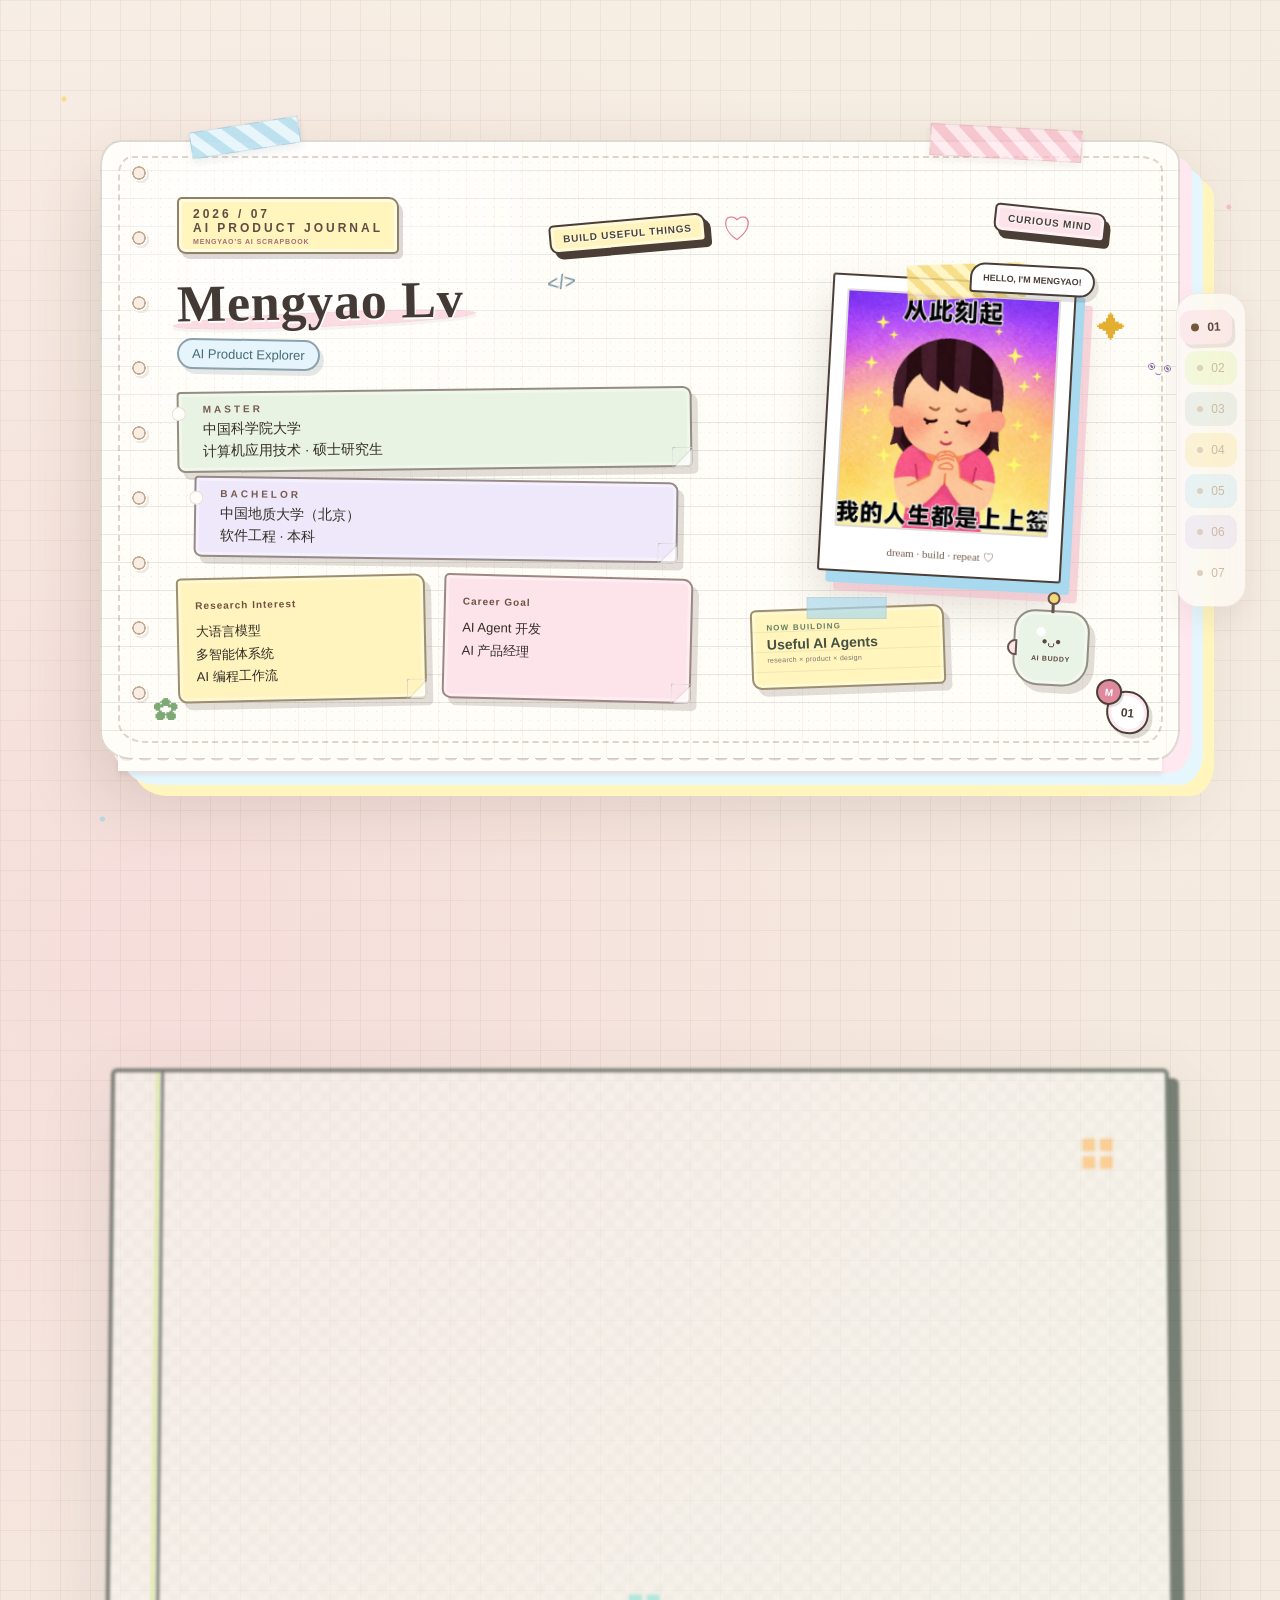
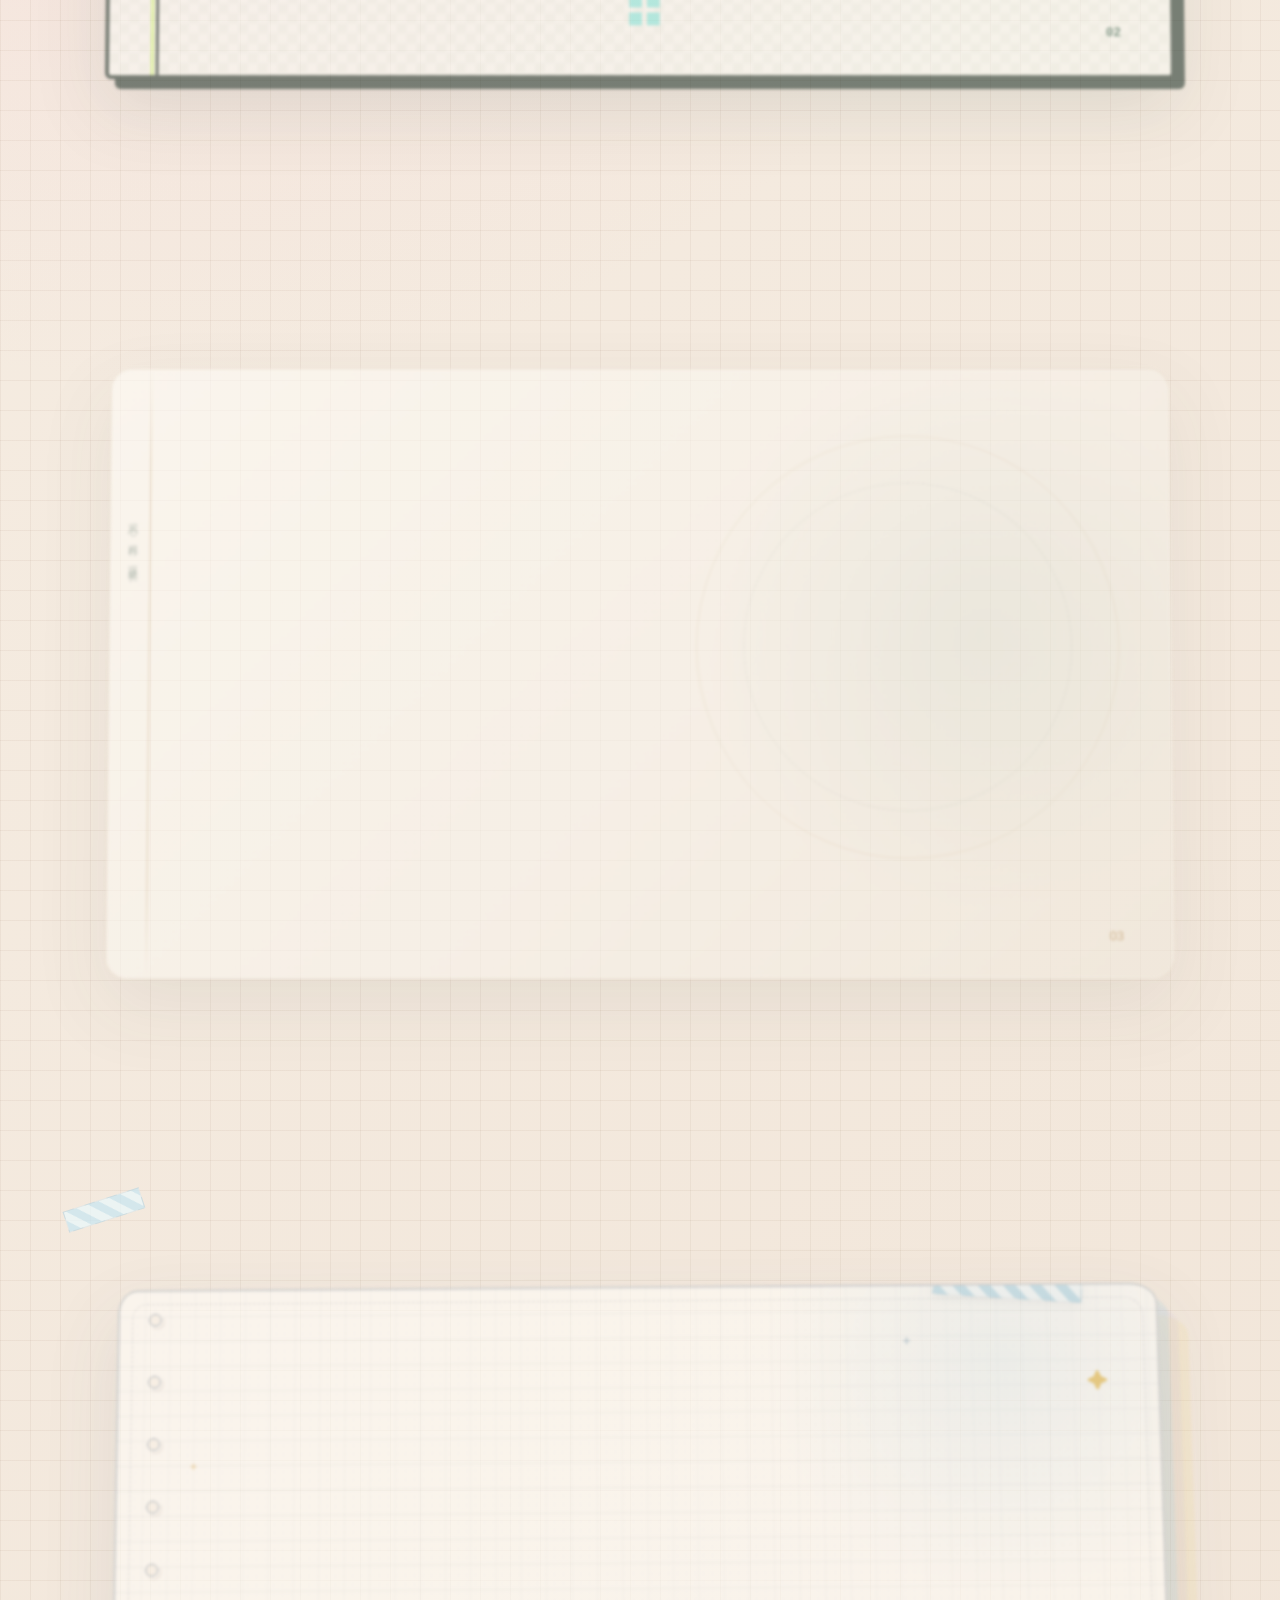
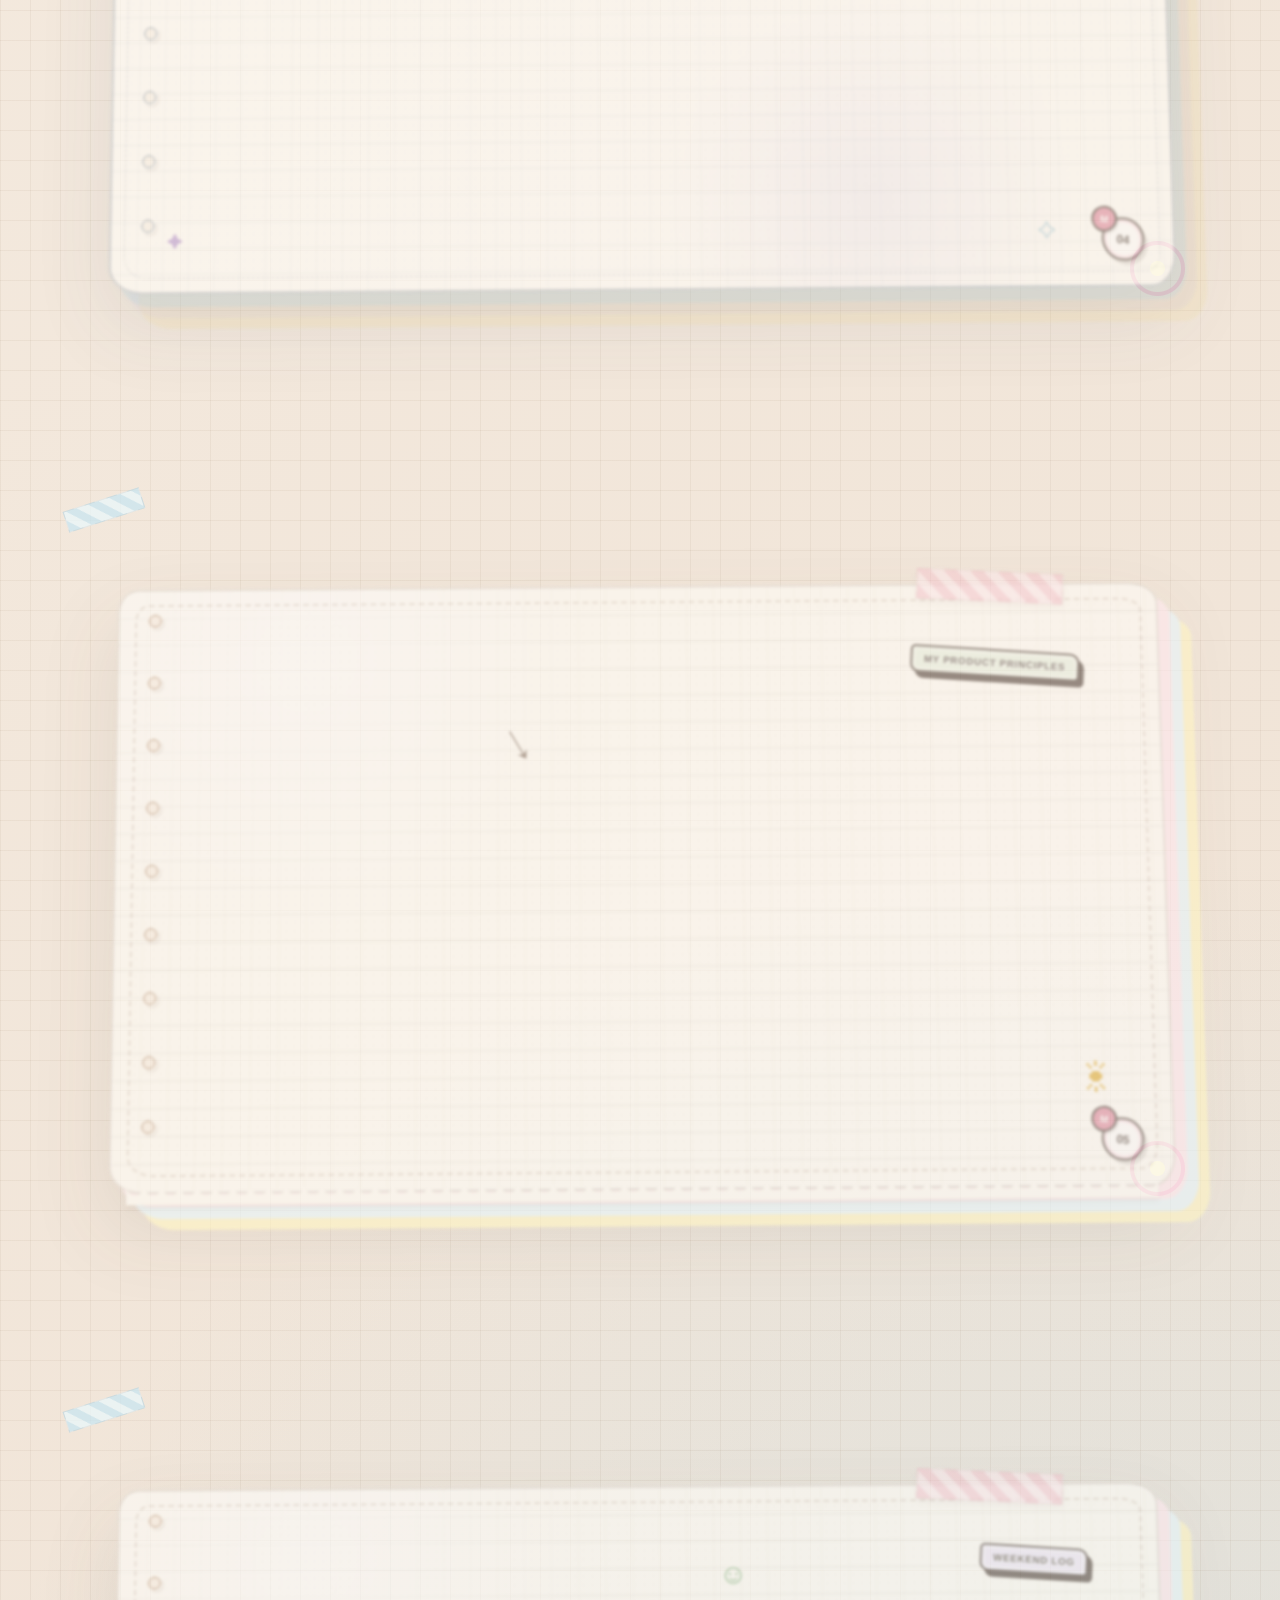
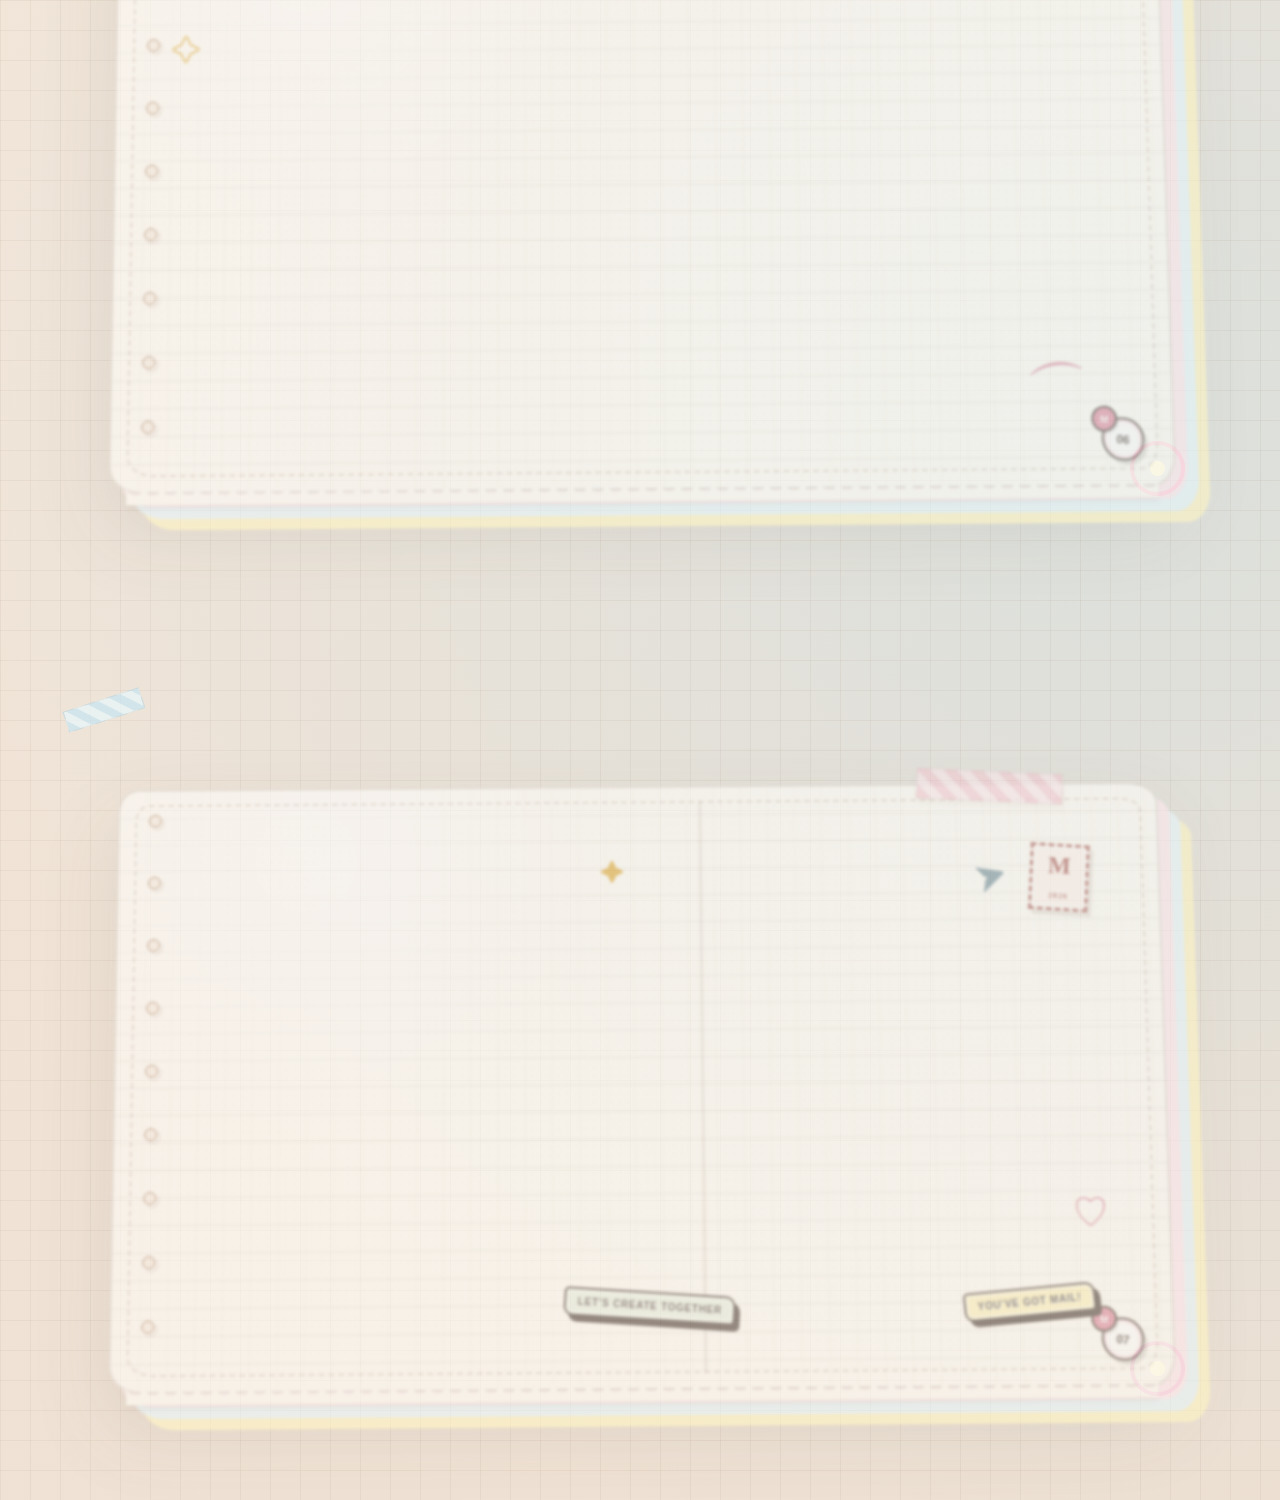
<file: index.html>
<!DOCTYPE html>
<html lang="zh-CN">
<head>
    <meta charset="UTF-8">
    <meta name="viewport" content="width=device-width, initial-scale=1.0, viewport-fit=cover">
    <title>Mengyao AI Journal</title>
    <link rel="stylesheet" href="style.css?v=20261010-research-readable-v3">
</head>
<body>
    <nav class="navigation" aria-label="页面导航">
        <div class="active"><span></span>01</div>
        <div><span></span>02</div>
        <div><span></span>03</div>
        <div><span></span>04</div>
        <div><span></span>05</div>
        <div><span></span>06</div>
        <div><span></span>07</div>
    </nav>

    <section class="page journal-page journal-profile">
        <div class="paper journal-paper">
            <div class="journal-decor journal-decor-profile" aria-hidden="true">
                <span class="doodle doodle-star">✦</span>
                <span class="doodle doodle-heart">♡</span>
                <span class="doodle doodle-flower">✿</span>
                <span class="doodle doodle-code">&lt;/&gt;</span>
                <span class="doodle doodle-bot">◉‿◉</span>
                <span class="journal-sticker sticker-curious">CURIOUS MIND</span>
                <span class="journal-sticker sticker-builder">BUILD USEFUL THINGS</span>
            </div>

            <div class="page-label animate">2026 / 07<br>AI PRODUCT JOURNAL</div>

            <div class="profile-layout">
                <div class="profile-main">
                    <div class="profile-copy animate delay1">
                        <h1 class="profile-title">Mengyao Lv</h1>
                        <div class="profile-sub">AI Product Explorer</div>
                    </div>

                    <div class="education animate delay2">
                        <div class="education-item">
                            <div class="info-title">MASTER</div>
                            <p>中国科学院大学<br>计算机应用技术 · 硕士研究生</p>
                        </div>
                        <div class="education-item">
                            <div class="info-title">BACHELOR</div>
                            <p>中国地质大学（北京）<br>软件工程 · 本科</p>
                        </div>
                    </div>
                </div>

                <div class="profile-photo-zone animate delay2">
                    <div class="photo-card">
                        <img src="assets/images/avatar.jpg" alt="个人照片">
                    </div>

                    <div class="profile-quest-card">
                        <span>NOW BUILDING</span>
                        <b>Useful AI Agents</b>
                        <small>research × product × design</small>
                    </div>

                    <div class="profile-mascot" aria-hidden="true">
                        <span class="mascot-antenna"></span>
                        <span class="mascot-face">•ᴗ•</span>
                        <b>AI BUDDY</b>
                    </div>
                </div>

                <div class="bottom-area animate delay3">
                    <div class="interest">
                        <h4>Research Interest</h4>
                        <p>大语言模型<br>多智能体系统<br>AI 编程工作流</p>
                    </div>
                    <div class="goal">
                        <h4>Career Goal</h4>
                        <p>AI Agent 开发<br>AI 产品经理</p>
                    </div>
                </div>
            </div>

            <div class="page-number">01</div>
        </div>
    </section>

    <section class="page project-one">
        <div class="paper pixel-paper">
            <div class="page-label pixel-page-label animate">02 / PROJECT 01</div>
            <div class="pixel-corner pixel-corner-a"></div>
            <div class="pixel-corner pixel-corner-b"></div>

            <div class="project-simple">
                <div class="project-simple-left pixel-copy animate delay1">
                    <div class="pixel-status"><span class="pixel-led"></span>STATUS: ONLINE</div>
                    <div class="project-kicker pixel-kicker">CAMPUS GREEN MISSION</div>
                    <h1 class="project-one-title">碳惠星人</h1>
                    <div class="project-sub pixel-sub">The Greeners</div>
                    <p class="pixel-desc">
                        面向大学生与年轻用户的校园低碳生活激励平台，<br>
                        将步行、骑行、公交和志愿活动等低碳行为，<br>
                        转化为可记录、可累计、可兑换的绿色成长体验。
                    </p>

                    <div class="tag-list pixel-tag-list">
                        <div class="tag pixel-tag">微信小程序</div>
                        <div class="tag pixel-tag">绿色任务</div>
                        <div class="tag pixel-tag">积分激励</div>
                        <div class="tag pixel-tag">校园公益</div>
                    </div>

                    <div class="pixel-progress">
                        <div class="pixel-progress-head"><span>GREEN ENERGY</span><strong>73%</strong></div>
                        <div class="pixel-progress-track"><span></span></div>
                    </div>
                </div>

                <a href="tanhuixingren.html" class="project-card project-card-pixel animate delay2" aria-label="查看碳惠星人产品案例">
                    <div class="pixel-window-bar">
                        <span></span><span></span><span></span><b>PROJECT_01.EXE</b>
                    </div>
                    <div class="project-cover-frame pixel-cover-frame">
                        <img src="assets/images/tanhuixingren.png" alt="碳惠星人校园低碳生活激励平台界面">
                        <div class="pixel-scan"></div>
                    </div>
                    <div class="pixel-click-cue" aria-hidden="true">
                        <span class="pixel-pointer">☞</span>
                        <span class="pixel-click-copy">
                            <b>CLICK / TAP TO PLAY!</b>
                            <small>点击或轻触 · 进入完整产品案例</small>
                        </span>
                    </div>
                    <div class="project-more pixel-more">▶ OPEN CASE</div>
                </a>
            </div>

            <div class="page-number pixel-page-number">02</div>
        </div>
    </section>

    <section class="page project-two">
        <div class="paper oriental-paper">

            <div class="page-label oriental-page-label animate">
                03 / PROJECT 02
            </div>

            <div class="oriental-vertical-copy" aria-hidden="true">
                观心 · 观行 · 观成长
            </div>

            <div class="oriental-orbit orbit-one" aria-hidden="true"></div>
            <div class="oriental-orbit orbit-two" aria-hidden="true"></div>

            <div class="project-simple">

                <div class="project-simple-left oriental-copy animate delay1">

                    <div class="oriental-status">
                        <span class="oriental-seal">观</span>
                        <span>
                            <b>GUAN JI</b>
                            <small>SELF REFLECTION</small>
                        </span>
                    </div>

                    <div class="project-kicker oriental-kicker">
                        TRADITIONAL CULTURE × PSYCHOLOGY
                    </div>

                    <h1 class="project-two-title">
                        观己
                    </h1>

                    <div class="project-sub oriental-sub">
                        从两个视角，重新理解自己。
                    </div>

                    <p class="oriental-desc">
                        面向年轻用户的双视角自我认知助手，<br>
                        以传统文化分析框架连接心理学解释，<br>
                        将复杂术语转化为性格观察、关系模式与成长建议。
                    </p>

                    <div class="oriental-meta">
                        <div>
                            <b>双视角</b>
                            <span>传统文化 × 心理学</span>
                        </div>
                        <div>
                            <b>5 步体验</b>
                            <span>从输入到报告输出</span>
                        </div>
                        <div>
                            <b>安全边界</b>
                            <span>弱化预测，强调观察</span>
                        </div>
                    </div>

                </div>

                <a
                    href="guiji.html"
                    class="project-card project-card-oriental animate delay2"
                    aria-label="查看观己产品案例"
                >
                    <div class="oriental-card-head">
                        <span class="mini-seal">观</span>
                        <span class="oriental-card-title">
                            <b>观己</b>
                            <small>传统文化 × 心理学双视角自我认知助手</small>
                        </span>
                        <span class="oriental-card-index">02</span>
                    </div>

                    <div class="oriental-visual-shell">
                        <div class="moon-disc" aria-hidden="true">
                            <i></i>
                            <i></i>
                        </div>

                        <div class="project-cover-frame oriental-cover-frame">
                            <img
                                src="assets/images/guiji.png"
                                alt="观己双视角自我认知助手产品界面"
                            >
                        </div>

                        <div class="oriental-floating-note">
                            <b>双视角</b>
                            <span>观察 · 理解 · 成长</span>
                        </div>
                    </div>

                    <div class="oriental-click-note" aria-hidden="true">
                        <span class="oriental-click-icon">↗</span>
                        <span>
                            <b>点击 / 轻触查看完整项目案例</b>
                            <small>VIEW FULL CASE STUDY</small>
                        </span>
                    </div>

                    <div class="project-more oriental-more">
                        进入观己 →
                    </div>
                </a>

            </div>

            <div class="page-number oriental-page-number">
                03
            </div>

        </div>
    </section>

    <section class="page journal-page journal-research">
        <div class="paper journal-paper space-paper">

            <div class="space-decor" aria-hidden="true">
                <span class="space-star star-1">✦</span>
                <span class="space-star star-2">✧</span>
                <span class="space-star star-3">✦</span>
                <span class="space-cross cross-1">＋</span>
                <span class="space-cross cross-2">＋</span>
                <span class="space-tape"></span>
            </div>

            <div class="page-label animate">
                04 / MASTER'S RESEARCH · SPACE SOFTWARE
            </div>

            <div class="space-hero animate delay1">

                <div class="space-hero-copy">

                    <div class="space-eyebrow">
                        <span class="space-live-dot"></span>
                        MISSION LOG · AEROSPACE AI SOFTWARE ENGINEERING
                    </div>

                    <h2>航天背景下的 AI 软件工程</h2>

                    <p class="space-lead">
                        面向航天软件生命周期开展大模型与多智能体研究，
                        形成 <b>需求分析 → 软件设计 → 代码生成</b> 的连续研究链路。
                    </p>

                    <div class="space-tags">
                        <span>LLM</span>
                        <span>MULTI-AGENT</span>
                        <span>AEROSPACE SOFTWARE</span>
                        <span>SRS → SDD → CODE</span>
                    </div>

                </div>

                <div class="space-satellite-stage" aria-hidden="true">

                    <div class="space-orbit orbit-a"></div>
                    <div class="space-orbit orbit-b"></div>
                    <div class="space-orbit orbit-c"></div>

                    <div class="space-earth"></div>

                    <div class="space-satellite">
                        <span class="sat-panel sat-panel-left"></span>
                        <span class="sat-body">
                            <i></i>
                            <b>AI</b>
                        </span>
                        <span class="sat-panel sat-panel-right"></span>
                        <span class="sat-dish"></span>
                    </div>

                    <div class="space-signal signal-1"></div>
                    <div class="space-signal signal-2"></div>

                    <div class="space-stage-label">
                        ORBITAL SOFTWARE PIPELINE
                    </div>

                </div>

            </div>

            <div class="space-pipeline animate delay2">

                <article class="space-module module-req">

                    <div class="space-module-head">
                        <span class="space-mission-no">MISSION 01</span>
                        <span class="space-module-code">REQ / SRS</span>
                    </div>

                    <h3>需求分析</h3>

                    <div class="space-card-section space-tech">
                        <span class="space-section-label">TECH / 技术</span>
                        <p>
                            大模型多智能体 · RAG · 知识增强 · 知识图谱 · HITL
                        </p>
                    </div>

                    <div class="space-card-section space-results">
                        <span class="space-section-label">OUTPUT / 成果</span>

                        <div class="space-achievement paper-achievement">
                            <span>PAPER · 正在审</span>
                        </div>

                        <div class="space-achievement patent-achievement">
                            <span>PATENT</span>
                            <b>一种基于大模型的数据管理软件需求分析方法及系统</b>
                        </div>
                    </div>

                </article>

                <div class="space-connector connector-trace" aria-hidden="true">
                    <small>TRACE</small>
                    <span class="connector-line"><i></i></span>
                    <b>›</b>
                </div>

                <article class="space-module module-design">

                    <div class="space-module-head">
                        <span class="space-mission-no">MISSION 02</span>
                        <span class="space-module-code">SRS / SDD</span>
                    </div>

                    <h3>软件设计</h3>

                    <div class="space-card-section space-tech">
                        <span class="space-section-label">TECH / 技术</span>
                        <p>
                            大模型多智能体 · RAG · 知识增强 · 知识图谱 · HITL
                        </p>
                    </div>

                    <div class="space-design-map" aria-hidden="true">
                        <span>SRS</span><i>→</i>
                        <span>MODULE</span><i>→</i>
                        <span>INTERFACE</span><i>→</i>
                        <span>SDD</span>
                    </div>

                </article>

                <div class="space-connector connector-build" aria-hidden="true">
                    <small>BUILD</small>
                    <span class="connector-line"><i></i></span>
                    <b>›</b>
                </div>

                <article class="space-module module-code">

                    <div class="space-module-head">
                        <span class="space-mission-no">MISSION 03</span>
                        <span class="space-module-code">&lt;/&gt; CODE</span>
                    </div>

                    <h3>代码生成</h3>

                    <div class="space-card-section space-tech">
                        <span class="space-section-label">TECH / 技术</span>
                        <p>
                            RAG · LLM Benchmark
                        </p>
                    </div>

                    <div class="space-card-section space-results">
                        <span class="space-section-label">OUTPUT / 成果</span>

                        <div class="space-achievement code-achievement">
                            <span>PAPER</span>
                            <b>
                                Using Large Language Models for Aerospace Code Generation:
                                Methods, Benchmarks, and Potential Values
                            </b>
                        </div>
                    </div>

                    <div class="space-code-lines" aria-hidden="true">
                        <i></i><i></i><i></i>
                    </div>

                </article>

            </div>

            <div class="space-footer animate delay3">

                <div class="space-academic-payload">
                    <span class="payload-title">ACADEMIC PAYLOAD</span>
                    <span class="payload-chip chip-paper">PAPER · IN REVIEW</span>
                    <span class="payload-chip chip-patent">PATENT · REQUIREMENTS</span>
                    
                    <span class="payload-chip chip-code">PAPER · CODE GEN</span>
                </div>

                <div class="space-lifecycle">
                    <span>ENGINEERING FACTS</span>
                    <i>→</i>
                    <span>SRS</span>
                    <i>→</i>
                    <span>SDD</span>
                    <i>→</i>
                    <span>CODE</span>
                </div>

            </div>

            <div class="page-number">04</div>
        </div>
    </section>

    <section class="page journal-page journal-thinking">
        <div class="paper journal-paper">
            <div class="journal-decor journal-decor-thinking" aria-hidden="true">
                <span class="journal-sticker sticker-thinking">MY PRODUCT PRINCIPLES</span>
                <span class="doodle doodle-bulb">☀</span>
                <span class="doodle doodle-arrow">↘</span>
            </div>
            <div class="page-label animate">05 / PRODUCT THINKING</div>
            <div class="thinking-title animate delay1">AI 产品思考</div>
            <div class="thinking-cards">
                <div class="think-card animate delay1">
                    <h3>理解场景</h3>
                    <p>真正的问题来自真实用户，深入理解场景才能创造价值。</p>
                </div>
                <div class="think-card animate delay2">
                    <h3>解决问题</h3>
                    <p>AI 产品不止展示能力，更要帮助用户完成具体任务。</p>
                </div>
                <div class="think-card animate delay3">
                    <h3>建立信任</h3>
                    <p>可信、可控、可解释，是 AI 产品稳定落地的基础。</p>
                </div>
            </div>
            <div class="page-number">05</div>
        </div>
    </section>

    <section class="page journal-page journal-hobbies">
        <div class="paper journal-paper">
            <div class="journal-decor journal-decor-hobbies" aria-hidden="true">
                <span class="journal-sticker sticker-weekend">WEEKEND LOG</span>
                <span class="doodle doodle-rainbow">⌒</span>
                <span class="doodle doodle-spark">✧</span>
                <span class="doodle doodle-smile">☺</span>
            </div>
            <div class="page-label animate">06 / LIFE & HOBBIES</div>
            <div class="hobby-title animate delay1">记录生活，保持创造。</div>
            <div class="hobby-gallery">
                <div class="hobby-card animate delay1">
                    <img src="assets/images/hobby_photo.jpg" alt="摄影作品">
                    <div class="hobby-name">摄影</div>
                    <div class="hobby-desc">记录生活中的美好瞬间</div>
                </div>
                <div class="hobby-card animate delay2">
                    <img src="assets/images/hobby_journal.jpg" alt="手账作品">
                    <div class="hobby-name">手账</div>
                    <div class="hobby-desc">整理思绪，记录成长</div>
                </div>
                <div class="hobby-card animate delay3">
                    <img src="assets/images/hobby_handmade.jpg" alt="手工作品">
                    <div class="hobby-name">手工</div>
                    <div class="hobby-desc">享受从构思到完成的过程</div>
                </div>
            </div>
            <div class="life-quote animate delay3">在生活中汲取灵感，<br>在创造中实现自我。</div>
            <div class="page-number">06</div>
        </div>
    </section>

    <section class="page journal-page journal-contact">
        <div class="paper journal-paper contact-page">
            <div class="journal-decor journal-decor-contact" aria-hidden="true">
                <span class="journal-sticker sticker-mail">YOU’VE GOT MAIL!</span>
                <span class="journal-sticker sticker-collab">LET’S CREATE TOGETHER</span>
                <span class="postage-stamp">M<br><small>2026</small></span>
                <span class="doodle doodle-plane">➤</span>
                <span class="doodle doodle-heart-two">♡</span>
                <span class="doodle doodle-contact-star">✦</span>
            </div>

            <div class="page-label animate">07 / CONTACT</div>
            <div class="contact-title animate delay1">期待连接未来</div>
            <div class="contact-sub animate delay1">Let's build something meaningful together.</div>

            <div class="contact-info animate delay2">
                <div>✉ your-email@example.com</div>
                <div>◎ github.com/mengyaolv</div>
                <div>⌖ Beijing, China</div>
            </div>

            <div class="contact-gallery animate delay2">
                <div class="contact-image contact-image-primary">
                    <img src="assets/images/contact.jpg" alt="工作与生活照片">
                </div>

                <!-- 第二张图片预留位：后续可替换为 assets/images/contact-extra.jpg -->
                <div class="contact-image contact-image-secondary">
    <img
        src="assets/images/contact-extra.jpg"
        alt="个人生活或作品补充照片"
    >
</div>
                
            </div>

            <div class="page-number">07</div>
        </div>
    </section>

    <script src="script.js?v=20261010-space4-finaltext-v2"></script>
</body>
</html>
</file>
<file: style.css>
/* ==================================================
   AI PRODUCT JOURNAL
   index.html 主样式
================================================== */

:root{
    --paper:#fffdf8;
    --canvas:#f3ede3;
    --ink:#342d27;
    --muted:#9a7b58;
    --line:#ead8c2;
    --beige:#efe0c4;
    --green-dark:#173729;
    --green:#315f4c;
    --acid:#c7f36a;
    --acid-soft:#e7ffb4;
    --cyan:#7de5db;
    --orange:#ffb85b;
}

*{
    margin:0;
    padding:0;
    box-sizing:border-box;
}

html{
    scroll-behavior:smooth;
    scroll-snap-type:y mandatory;
}

body{
    overflow-x:hidden;
    background:var(--canvas);
    color:var(--ink);
    font-family:"PingFang SC","Microsoft YaHei",sans-serif;
    transition:opacity .35s ease;
}

body.page-out{
    opacity:0;
}

/* ========================= PAGE SYSTEM ========================= */
.page{
    min-height:100vh;
    display:flex;
    justify-content:center;
    align-items:center;
    padding:28px 0;
    scroll-snap-align:start;
    perspective:1500px;
}

.paper{
    position:relative;
    width:1080px;
    height:620px;
    overflow:hidden;
    padding:55px 75px;
    border-radius:22px;
    background:var(--paper);
    box-shadow:0 25px 60px rgba(60,40,20,.08);
    transform-origin:center;
    transition:
        transform .9s cubic-bezier(.16,.84,.24,1),
        opacity .7s ease,
        filter .7s ease;
}

.page:not(.active) .paper{
    opacity:.55;
    filter:blur(1.5px);
    transform:translateY(22px) scale(.985) rotateX(1.6deg);
}

.page.active .paper{
    opacity:1;
    filter:none;
    transform:none;
}

.paper::before{
    content:"";
    position:absolute;
    inset:0;
    pointer-events:none;
    background-image:radial-gradient(rgba(130,100,70,.15) .7px,transparent .7px);
    background-size:8px 8px;
    opacity:.18;
}

.paper::after{
    content:"";
    position:absolute;
    left:35px;
    top:0;
    width:1px;
    height:100%;
    background:var(--line);
}

.paper>*{
    position:relative;
    z-index:2;
}

/* ========================= NAVIGATION ========================= */
.navigation{
    position:fixed;
    right:55px;
    top:50%;
    z-index:100;
    transform:translateY(-50%);
}

.navigation div{
    display:flex;
    align-items:center;
    gap:15px;
    margin:26px 0;
    color:#c9bba7;
    font-size:14px;
    cursor:pointer;
    transition:color .35s ease,transform .35s ease;
}

.navigation div:hover{
    color:#87694c;
    transform:translateX(-3px);
}

.navigation span{
    width:8px;
    height:8px;
    border-radius:50%;
    background:#ddd0bf;
    transition:.35s ease;
}

.navigation .active{
    color:#76563a;
    font-weight:600;
}

.navigation .active span{
    width:12px;
    height:12px;
    background:#76563a;
    box-shadow:0 0 0 8px rgba(118,86,58,.10);
    animation:navPulse 1.8s ease-in-out infinite;
}

@keyframes navPulse{
    50%{box-shadow:0 0 0 13px rgba(118,86,58,0);}
}

/* ========================= COMMON ========================= */
.page-label{
    color:var(--muted);
    font-size:12px;
    letter-spacing:3px;
}

.page-number{
    position:absolute;
    right:50px;
    bottom:35px;
    color:#9d8467;
    font-size:13px;
}

.animate{
    opacity:0;
    filter:blur(7px);
    transform:translateY(35px) scale(.975);
    transition:
        opacity .75s ease,
        transform .9s cubic-bezier(.16,.84,.24,1),
        filter .8s ease;
}

.page.active .animate{
    opacity:1;
    filter:none;
    transform:none;
}

.delay1{transition-delay:.1s;}
.delay2{transition-delay:.22s;}
.delay3{transition-delay:.36s;}

/* ========================= PAGE 01 ========================= */
.profile-copy{width:max-content;}

.profile-title{
    margin-top:55px;
    font-family:"Times New Roman",serif;
    font-size:54px;
    letter-spacing:2px;
}

.profile-sub{
    margin-top:15px;
    color:#8a6b48;
    font-size:20px;
}

.education{
    display:flex;
    flex-direction:column;
    gap:20px;
    width:390px;
    margin-top:42px;
}

.education-item p{
    font-size:15px;
    line-height:1.75;
}

.info-title{
    margin-bottom:7px;
    color:#a1815e;
    font-size:12px;
    letter-spacing:3px;
}

.bottom-area{
    position:absolute;
    left:75px;
    bottom:42px;
    display:grid;
    grid-template-columns:190px 190px;
    gap:70px;
    width:470px;
    padding-top:16px;
    border-top:1px solid rgba(205,181,147,.38);
}

.interest,.goal{
    font-size:14px;
    line-height:1.8;
}

.interest h4,.goal h4{
    margin-bottom:6px;
    color:#a1815e;
    font-size:11px;
    font-weight:400;
    letter-spacing:2.4px;
}

.photo-card{
    position:absolute;
    right:160px;
    top:110px;
    width:250px;
    height:320px;
    padding:15px;
    background:#fff;
    box-shadow:0 20px 35px rgba(0,0,0,.12);
    transform:rotate(5deg);
    transition:transform .6s cubic-bezier(.16,.84,.24,1),box-shadow .6s ease;
}

.photo-card:hover{
    transform:translateY(-10px) rotate(2deg) scale(1.02);
    box-shadow:0 32px 60px rgba(0,0,0,.16);
}

.photo-card img{
    width:100%;
    height:100%;
    object-fit:cover;
}

.photo-card::before{
    content:"";
    position:absolute;
    left:55px;
    top:-18px;
    width:140px;
    height:35px;
    background:rgba(229,205,166,.82);
    transform:rotate(-5deg);
    transform-origin:center;
}

.page.active .photo-card::before{
    animation:tapeDrop .8s .55s both;
}

@keyframes tapeDrop{
    from{opacity:0;transform:translateY(-30px) rotate(-13deg) scale(.9);}
    to{opacity:1;transform:translateY(0) rotate(-5deg) scale(1);}
}

/* ========================= SHARED PROJECT LAYOUT ========================= */
.project-simple{
    width:100%;
    height:100%;
    display:flex;
    align-items:center;
    justify-content:space-between;
    gap:48px;
}

.project-simple-left{width:46%;}

.project-kicker{
    margin-bottom:20px;
    color:var(--muted);
    font-size:12px;
    letter-spacing:3px;
}

.project-simple-left h1{
    font-family:"Songti SC","STSong",serif;
    font-size:52px;
    font-weight:500;
    letter-spacing:8px;
}

.project-sub{
    margin-top:15px;
    color:#76563a;
    font-size:16px;
}

.project-simple-left p{
    margin-top:36px;
    color:#51483f;
    font-size:15px;
    line-height:2.05;
}

.tag-list{
    display:flex;
    flex-wrap:wrap;
    gap:12px;
    margin-top:30px;
}

.tag{
    padding:7px 17px;
    border-radius:999px;
    background:var(--beige);
    color:#66523d;
    font-size:12px;
}

.project-card{
    position:relative;
    display:block;
    width:420px;
    padding:12px 12px 28px;
    color:inherit;
    text-decoration:none;
    background:#fff;
    box-shadow:0 20px 40px rgba(0,0,0,.12);
    transform:rotate(2deg);
    transition:transform .6s cubic-bezier(.16,.84,.24,1),box-shadow .6s ease;
}

.project-card:hover{
    transform:translateY(-14px) rotate(.5deg) scale(1.018);
    box-shadow:0 34px 70px rgba(0,0,0,.17);
}

.project-cover-frame{
    position:relative;
    width:100%;
    height:300px;
    overflow:hidden;
    background:#f4f0e8;
}

.project-cover-frame img{
    display:block;
    width:100%;
    height:100%;
    object-fit:cover;
    object-position:top center;
    transition:transform .8s cubic-bezier(.16,.84,.24,1),filter .5s ease;
}

.project-card:hover img{transform:scale(1.05);}

.visual-tape{
    position:absolute;
    left:50%;
    top:-18px;
    z-index:3;
    width:130px;
    height:32px;
    background:rgba(229,205,166,.82);
    transform:translateX(-50%) rotate(-5deg);
}

.project-more{
    position:absolute;
    right:18px;
    bottom:9px;
    padding:7px 14px;
    border-radius:999px;
    color:#76563a;
    background:rgba(255,255,255,.94);
    font-size:11px;
    letter-spacing:1px;
    opacity:0;
    transform:translateY(8px);
    transition:.35s ease;
}

.project-card:hover .project-more{
    opacity:1;
    transform:none;
}

/* ========================= PAGE 02 — PIXEL PROJECT ========================= */
.pixel-paper{
    border:4px solid #10251c;
    border-radius:6px;
    background-color:#f7f8f2;
    background-image:
        linear-gradient(45deg,rgba(49,95,29,.045) 25%,transparent 25%),
        linear-gradient(-45deg,rgba(49,95,29,.045) 25%,transparent 25%),
        linear-gradient(45deg,transparent 75%,rgba(49,95,29,.045) 75%),
        linear-gradient(-45deg,transparent 75%,rgba(49,95,29,.045) 75%);
    background-size:20px 20px;
    background-position:0 0,0 10px,10px -10px,-10px 0;
    box-shadow:10px 10px 0 #10251c,0 28px 70px rgba(16,37,28,.18);
}

.pixel-paper::before{
    opacity:.12;
    background-image:repeating-linear-gradient(0deg,transparent 0,transparent 3px,rgba(0,0,0,.17) 4px);
    background-size:auto;
}

.pixel-paper::after{
    left:42px;
    width:3px;
    background:var(--acid);
    box-shadow:5px 0 0 #10251c;
}

.pixel-page-label,.pixel-page-number{
    color:#315f4c;
    font-family:"Courier New","Microsoft YaHei",monospace;
    font-weight:900;
}

.pixel-copy{
    width:48%;
    font-family:"Courier New","Microsoft YaHei",monospace;
}

.pixel-status{
    display:inline-flex;
    align-items:center;
    gap:8px;
    margin-bottom:18px;
    padding:5px 8px;
    border:3px solid #10251c;
    background:#fff;
    box-shadow:4px 4px 0 #10251c;
    color:#10251c;
    font-size:10px;
    font-weight:900;
    letter-spacing:.08em;
}

.pixel-led{
    width:9px;
    height:9px;
    background:var(--acid);
    box-shadow:12px 0 0 var(--cyan),24px 0 0 var(--orange);
    animation:pixelBlink 1s steps(2,end) infinite;
}

@keyframes pixelBlink{50%{opacity:.32;}}

.pixel-kicker{
    display:inline-block;
    margin-bottom:17px;
    padding:7px 10px;
    border:3px solid #10251c;
    background:var(--acid);
    box-shadow:5px 5px 0 #10251c;
    color:#10251c;
    font-weight:900;
    letter-spacing:.08em;
}

.pixel-kicker::before{content:"▶ ";}

.project-one-title{
    color:#173729;
    font-family:"Courier New","Microsoft YaHei",monospace !important;
    font-size:48px !important;
    font-weight:1000 !important;
    letter-spacing:-2px !important;
    text-shadow:4px 4px 0 var(--acid),7px 7px 0 #10251c;
}

.pixel-sub{
    margin-top:21px;
    color:#315f4c;
    font-family:"Courier New",monospace;
    font-size:16px;
    font-weight:900;
    letter-spacing:.03em;
}

.pixel-desc{
    max-width:470px;
    color:#344b3f !important;
    font-size:14px !important;
    line-height:1.95 !important;
}

.pixel-tag-list{
    gap:10px;
    margin-top:23px;
}

.pixel-tag{
    padding:7px 10px;
    border:3px solid #10251c;
    border-radius:2px;
    background:#fff;
    color:#10251c;
    box-shadow:4px 4px 0 #10251c;
    font-family:"Courier New","Microsoft YaHei",monospace;
    font-size:11px;
    font-weight:900;
    transition:transform .25s steps(3,end),background .25s ease;
}

.pixel-tag:nth-child(2){background:var(--cyan);}
.pixel-tag:nth-child(3){background:var(--orange);}
.pixel-tag:nth-child(4){background:var(--acid-soft);}
.pixel-tag:hover{transform:translate(-2px,-2px);background:var(--acid);}

.pixel-progress{
    width:360px;
    margin-top:25px;
}

.pixel-progress-head{
    display:flex;
    justify-content:space-between;
    color:#173729;
    font-family:"Courier New",monospace;
    font-size:10px;
    font-weight:900;
}

.pixel-progress-track{
    height:18px;
    margin-top:7px;
    overflow:hidden;
    border:4px solid #10251c;
    background:repeating-linear-gradient(90deg,#fff 0,#fff 13px,#d9ddd7 13px,#d9ddd7 16px);
}

.pixel-progress-track span{
    display:block;
    width:73%;
    height:100%;
    background:repeating-linear-gradient(90deg,#173729 0,#173729 13px,var(--acid) 13px,var(--acid) 16px);
    transform-origin:left;
}

.project-one.active .pixel-progress-track span{
    animation:energyLoad 1.2s .55s steps(12,end) both;
}

@keyframes energyLoad{
    from{transform:scaleX(0);}
    to{transform:scaleX(1);}
}

.project-card-pixel{
    width:410px;
    padding:10px 10px 34px;
    border:4px solid #10251c;
    border-radius:4px;
    background:#fff;
    box-shadow:12px 12px 0 #10251c,20px 20px 0 rgba(199,243,106,.72);
    transform:rotate(-1.5deg);
}

.project-card-pixel:hover{
    transform:translate(-5px,-12px) rotate(0deg) scale(1.015);
    box-shadow:16px 16px 0 #10251c,27px 27px 0 rgba(199,243,106,.82);
}

.pixel-window-bar{
    display:flex;
    align-items:center;
    gap:6px;
    height:28px;
    padding:0 5px 7px;
    color:#10251c;
    font-family:"Courier New",monospace;
    font-size:9px;
    font-weight:900;
}

.pixel-window-bar span{width:9px;height:9px;background:var(--acid);}
.pixel-window-bar span:nth-child(2){background:var(--cyan);}
.pixel-window-bar span:nth-child(3){background:var(--orange);}
.pixel-window-bar b{margin-left:auto;letter-spacing:.05em;}

.pixel-cover-frame{
    height:295px;
    border:3px solid #10251c;
    background:#edf3e9;
}

.pixel-scan{
    position:absolute;
    inset:0;
    pointer-events:none;
    opacity:.11;
    background:repeating-linear-gradient(0deg,transparent 0,transparent 3px,rgba(0,0,0,.35) 4px);
}

.pixel-cover-frame::after{
    content:"";
    position:absolute;
    inset:0;
    opacity:0;
    background:linear-gradient(105deg,transparent 22%,rgba(199,243,106,.52) 48%,transparent 70%);
    transform:translateX(-115%);
    transition:opacity .25s ease,transform .8s steps(8,end);
}

.project-card-pixel:hover .pixel-cover-frame::after{
    opacity:1;
    transform:translateX(115%);
}

.pixel-more{
    right:14px;
    bottom:7px;
    border:3px solid #10251c;
    border-radius:2px;
    background:var(--acid);
    color:#10251c;
    box-shadow:4px 4px 0 #10251c;
    font-family:"Courier New",monospace;
    font-size:10px;
    font-weight:900;
}

.pixel-corner{
    position:absolute;
    width:13px;
    height:13px;
    background:var(--orange);
    box-shadow:18px 0 0 var(--orange),0 18px 0 var(--orange),18px 18px 0 var(--orange);
    animation:pixelBlink 1.2s steps(2,end) infinite;
}

.pixel-corner-a{right:72px;top:68px;}
.pixel-corner-b{
    left:49%;
    bottom:68px;
    background:var(--cyan);
    box-shadow:18px 0 0 var(--cyan),0 18px 0 var(--cyan),18px 18px 0 var(--cyan);
}

/* ========================= PAGE 04 ========================= */
.thinking-title{
    margin-top:65px;
    font-family:"Songti SC","STSong",serif;
    font-size:44px;
}

.thinking-cards{
    display:flex;
    gap:35px;
    margin-top:80px;
}

.think-card{
    width:230px;
    min-height:180px;
    padding:30px;
    border:1px solid rgba(213,194,166,.25);
    background:#faf7ef;
    box-shadow:0 15px 30px rgba(0,0,0,.05);
    transition:transform .5s cubic-bezier(.16,.84,.24,1),box-shadow .5s ease;
}

.think-card:hover{
    transform:translateY(-10px) rotate(-.5deg);
    box-shadow:0 23px 45px rgba(0,0,0,.11);
}

.think-card h3{margin-bottom:20px;font-size:18px;}
.think-card p{color:#5d5146;font-size:14px;line-height:2;}

/* ========================= PAGE 05 ========================= */
.hobby-title{
    margin-top:45px;
    font-family:"Songti SC","STSong",serif;
    font-size:38px;
    letter-spacing:2px;
}

.hobby-gallery{
    display:flex;
    align-items:flex-start;
    gap:55px;
    margin-top:42px;
}

.hobby-card{width:210px;text-align:center;}

.hobby-card img{
    width:170px;
    height:170px;
    padding:10px;
    border:1px solid rgba(197,179,153,.3);
    object-fit:cover;
    background:#fff;
    box-shadow:0 12px 25px rgba(0,0,0,.1);
    transition:transform .55s cubic-bezier(.16,.84,.24,1),box-shadow .55s ease;
}

.hobby-card:nth-child(1) img{transform:rotate(-3deg);}
.hobby-card:nth-child(2) img{transform:rotate(2deg);}
.hobby-card:nth-child(3) img{transform:rotate(-2deg);}

.hobby-card:hover img{
    transform:translateY(-10px) rotate(0deg) scale(1.025);
    box-shadow:0 24px 42px rgba(0,0,0,.15);
}

.hobby-name{margin-top:12px;font-size:14px;letter-spacing:1px;}
.hobby-desc{margin-top:5px;color:#806c55;font-size:12px;line-height:1.7;}

.life-quote{
    position:absolute;
    left:75px;
    bottom:35px;
    color:#5c5146;
    font-family:"Songti SC","STSong",serif;
    font-size:18px;
    line-height:1.8;
    letter-spacing:1px;
}

/* ========================= PAGE 06 ========================= */
.contact-title{
    margin-top:90px;
    font-family:"Songti SC","STSong",serif;
    font-size:45px;
}

.contact-sub{margin-top:20px;color:#806040;font-size:18px;}
.contact-info{margin-top:55px;font-size:16px;line-height:3;}

.contact-image{
    position:absolute;
    right:130px;
    top:140px;
    width:260px;
    height:300px;
}

.contact-image img{
    width:100%;
    height:100%;
    padding:12px;
    object-fit:cover;
    background:#fff;
    box-shadow:0 15px 30px rgba(0,0,0,.12);
    transform:rotate(4deg);
    transition:transform .55s cubic-bezier(.16,.84,.24,1),box-shadow .55s ease;
}

.contact-image:hover img{
    transform:translateY(-10px) rotate(1deg);
    box-shadow:0 28px 50px rgba(0,0,0,.17);
}

/* ========================= ACCESSIBILITY ========================= */
@media (prefers-reduced-motion:reduce){
    *,*::before,*::after{
        scroll-behavior:auto !important;
        animation-duration:.01ms !important;
        animation-iteration-count:1 !important;
        transition-duration:.01ms !important;
    }
}

/* ========================= RESPONSIVE ========================= */
@media(max-width:1180px){
    .paper{width:88vw;}
    .navigation{right:20px;}
}

@media(max-width:900px){
    html{scroll-snap-type:none;}
    .page{min-height:auto;padding:24px 0;}
    .paper{width:92vw;height:auto;min-height:720px;padding:40px;}
    .navigation{display:none;}

    .photo-card{
        position:relative;
        right:auto;
        top:auto;
        width:190px;
        height:240px;
        margin:35px 0 0 auto;
    }

    .bottom-area{
        position:relative;
        left:auto;
        bottom:auto;
        width:100%;
        margin-top:35px;
    }

    .project-simple{
        flex-direction:column;
        align-items:stretch;
        justify-content:flex-start;
    }

    .project-simple-left,.pixel-copy{width:100%;}
    .project-card,.project-card-pixel{width:100%;margin-top:45px;}
    .thinking-cards,.hobby-gallery{flex-direction:column;}

    .contact-image{
        position:relative;
        right:auto;
        top:auto;
        margin:35px 0 0 auto;
    }
}

/* ==================================================
   PAGE 03 · PROJECT 02 · 观己
   由观己产品官网迁移的东方品牌视觉
================================================== */

.oriental-paper{
    --oriental-paper:#f7f3eb;
    --oriental-white:#fffdf8;
    --oriental-ink:#242824;
    --oriental-muted:#74766f;
    --oriental-jade:#244c3f;
    --oriental-jade-2:#496f61;
    --oriental-jade-soft:#dfe9e3;
    --oriental-celadon:#b9cdbf;
    --oriental-gold:#b28b51;
    --oriental-gold-soft:#dfceb2;
    --oriental-seal:#a54d3f;

    border:1px solid rgba(178,139,81,.22);
    background:
        radial-gradient(
            circle at 82% 44%,
            rgba(185,205,191,.31),
            transparent 29%
        ),
        linear-gradient(
            135deg,
            #fffdf8 0%,
            #f7f3eb 58%,
            #eee7db 100%
        );
    box-shadow:
        0 28px 72px rgba(39,47,41,.12),
        inset 0 0 0 1px rgba(255,255,255,.54);
}

.oriental-paper::before{
    opacity:.17;
    background-image:
        repeating-linear-gradient(
            0deg,
            transparent 0,
            transparent 5px,
            rgba(54,49,40,.055) 6px
        ),
        radial-gradient(
            rgba(36,76,63,.16) .65px,
            transparent .65px
        );
    background-size:auto,9px 9px;
    mix-blend-mode:multiply;
}

.oriental-paper::after{
    left:40px;
    width:1px;
    background:
        linear-gradient(
            180deg,
            transparent,
            rgba(178,139,81,.60) 15%,
            rgba(178,139,81,.60) 85%,
            transparent
        );
}

.oriental-page-label,
.oriental-page-number{
    color:var(--oriental-gold);
}

.oriental-vertical-copy{
    position:absolute;
    left:15px;
    top:150px;
    color:rgba(36,76,63,.44);
    font-family:"STSong","Songti SC","SimSun",serif;
    font-size:10px;
    letter-spacing:.28em;
    writing-mode:vertical-rl;
}

.oriental-orbit{
    position:absolute;
    z-index:1;
    border-radius:50%;
    pointer-events:none;
}

.orbit-one{
    right:52px;
    top:68px;
    width:430px;
    height:430px;
    border:1px solid rgba(178,139,81,.21);
}

.orbit-two{
    right:100px;
    top:116px;
    width:334px;
    height:334px;
    border:1px dashed rgba(36,76,63,.19);
}

.project-two.active .orbit-one{
    animation:orientalOrbit 18s linear infinite;
}

.project-two.active .orbit-two{
    animation:orientalOrbitReverse 24s linear infinite;
}

@keyframes orientalOrbit{
    to{transform:rotate(360deg);}
}

@keyframes orientalOrbitReverse{
    to{transform:rotate(-360deg);}
}

.oriental-copy{
    width:49%;
}

.oriental-status{
    display:inline-flex;
    align-items:center;
    gap:12px;
    margin-bottom:20px;
}

.oriental-seal{
    width:43px;
    height:43px;
    display:grid;
    place-items:center;
    border:2px solid var(--oriental-seal);
    border-radius:9px;
    color:var(--oriental-seal);
    font-family:"STSong","Songti SC","SimSun",serif;
    font-size:22px;
    font-weight:700;
    transform:rotate(-3deg);
    box-shadow:0 6px 15px rgba(165,77,63,.08);
}

.oriental-status > span:last-child{
    display:flex;
    flex-direction:column;
    line-height:1.25;
}

.oriental-status b{
    color:var(--oriental-jade);
    font-family:Georgia,"Times New Roman",serif;
    font-size:12px;
    letter-spacing:.16em;
}

.oriental-status small{
    margin-top:3px;
    color:var(--oriental-muted);
    font-size:9px;
    letter-spacing:.11em;
}

.oriental-kicker{
    display:inline-flex;
    align-items:center;
    gap:10px;
    margin-bottom:17px;
    color:var(--oriental-gold);
    font-weight:700;
    letter-spacing:.16em;
}

.oriental-kicker::before{
    content:"";
    width:36px;
    height:1px;
    background:var(--oriental-gold);
}

.project-two-title{
    color:var(--oriental-jade);
    font-family:"STSong","Songti SC","SimSun",serif !important;
    font-size:57px !important;
    font-weight:700 !important;
    letter-spacing:.11em !important;
    line-height:1 !important;
}

.project-two.active .project-two-title{
    animation:orientalTitleIn 1s .12s cubic-bezier(.16,.84,.24,1) both;
}

@keyframes orientalTitleIn{
    from{
        opacity:0;
        filter:blur(8px);
        letter-spacing:.28em;
        transform:translateX(-20px);
    }
    to{
        opacity:1;
        filter:none;
        letter-spacing:.11em;
        transform:none;
    }
}

.oriental-sub{
    margin-top:18px;
    color:#383a36;
    font-family:"STSong","Songti SC","SimSun",serif;
    font-size:21px;
    line-height:1.5;
}

.oriental-desc{
    max-width:485px;
    margin-top:24px !important;
    color:var(--oriental-muted) !important;
    font-size:14px !important;
    line-height:1.95 !important;
}

.oriental-meta{
    display:grid;
    grid-template-columns:repeat(3,1fr);
    gap:10px;
    margin-top:26px;
}

.oriental-meta > div{
    min-height:72px;
    padding:11px 9px 8px;
    border-top:1px solid rgba(178,139,81,.36);
}

.oriental-meta b{
    display:block;
    margin-bottom:4px;
    color:var(--oriental-ink);
    font-family:"STSong","Songti SC","SimSun",serif;
    font-size:13px;
}

.oriental-meta span{
    display:block;
    color:var(--oriental-muted);
    font-size:9px;
    line-height:1.45;
}

.project-card-oriental{
    width:408px;
    padding:12px 12px 31px;
    border:1px solid rgba(178,139,81,.24);
    border-radius:25px;
    background:rgba(255,253,248,.92);
    box-shadow:
        0 24px 58px rgba(39,47,41,.15),
        0 0 0 8px rgba(255,253,248,.52);
    transform:rotate(1.2deg);
    backdrop-filter:blur(14px);
}

.project-card-oriental:hover{
    transform:translateY(-13px) rotate(0deg) scale(1.015);
    box-shadow:
        0 38px 78px rgba(39,47,41,.20),
        0 0 0 9px rgba(223,206,178,.31);
}

.oriental-card-head{
    display:grid;
    grid-template-columns:36px 1fr auto;
    align-items:center;
    gap:10px;
    min-height:47px;
    padding:0 4px 9px;
    border-bottom:1px solid rgba(36,76,63,.10);
}

.mini-seal{
    width:32px;
    height:32px;
    display:grid;
    place-items:center;
    border:1.5px solid var(--oriental-seal);
    border-radius:7px;
    color:var(--oriental-seal);
    font-family:"STSong","Songti SC","SimSun",serif;
    font-size:17px;
    transform:rotate(-2deg);
}

.oriental-card-title{
    display:flex;
    flex-direction:column;
    line-height:1.25;
}

.oriental-card-title b{
    color:var(--oriental-jade);
    font-family:"STSong","Songti SC","SimSun",serif;
    font-size:15px;
}

.oriental-card-title small{
    margin-top:2px;
    color:var(--oriental-muted);
    font-size:8px;
}

.oriental-card-index{
    color:rgba(36,76,63,.30);
    font-family:Georgia,"Times New Roman",serif;
    font-size:25px;
}

.oriental-visual-shell{
    position:relative;
    height:282px;
    margin-top:10px;
    overflow:hidden;
    border-radius:18px;
    background:
        radial-gradient(
            circle at 49% 43%,
            rgba(255,255,255,.98),
            rgba(225,235,228,.78) 52%,
            rgba(185,205,191,.40) 66%,
            transparent 67%
        ),
        linear-gradient(
            145deg,
            #edf4ef,
            #f7f3eb
        );
}

.moon-disc{
    position:absolute;
    left:50%;
    top:50%;
    width:270px;
    height:270px;
    border-radius:50%;
    border:1px solid rgba(36,76,63,.13);
    transform:translate(-50%,-50%);
    box-shadow:0 0 55px rgba(36,76,63,.09);
    transition:transform .9s cubic-bezier(.16,.84,.24,1);
}

.moon-disc i{
    position:absolute;
    border-radius:50%;
    border:1px solid rgba(178,139,81,.24);
}

.moon-disc i:first-child{
    inset:38px;
}

.moon-disc i:last-child{
    inset:74px;
    border-style:dashed;
}

.project-card-oriental:hover .moon-disc{
    transform:translate(-50%,-50%) rotate(12deg) scale(1.04);
}

.oriental-cover-frame{
    position:absolute;
    left:50%;
    top:50%;
    z-index:2;
    width:285px;
    height:194px;
    border:1px solid rgba(36,76,63,.14);
    border-radius:16px;
    background:var(--oriental-white);
    box-shadow:0 18px 42px rgba(39,47,41,.16);
    transform:translate(-50%,-50%) rotate(1deg);
    transition:
        transform .8s cubic-bezier(.16,.84,.24,1),
        box-shadow .8s ease;
}

.project-card-oriental:hover .oriental-cover-frame{
    transform:translate(-50%,-53%) rotate(0deg) scale(1.035);
    box-shadow:0 26px 56px rgba(39,47,41,.21);
}

.oriental-cover-frame img{
    border-radius:15px;
    object-fit:cover;
    object-position:top center;
}

.oriental-floating-note{
    position:absolute;
    left:12px;
    bottom:12px;
    z-index:4;
    width:135px;
    padding:10px 12px;
    border:1px solid rgba(178,139,81,.26);
    border-radius:13px;
    background:rgba(255,253,248,.93);
    box-shadow:0 9px 24px rgba(39,47,41,.09);
    transform:rotate(-2deg);
    transition:transform .5s ease;
}

.project-card-oriental:hover .oriental-floating-note{
    transform:translateY(-4px) rotate(-1deg);
}

.oriental-floating-note b{
    display:block;
    color:var(--oriental-jade);
    font-family:"STSong","Songti SC","SimSun",serif;
    font-size:15px;
}

.oriental-floating-note span{
    display:block;
    margin-top:3px;
    color:var(--oriental-muted);
    font-size:8px;
    letter-spacing:.06em;
}

.oriental-more{
    right:17px;
    bottom:9px;
    border:1px solid rgba(36,76,63,.18);
    border-radius:999px;
    background:var(--oriental-jade);
    color:#fff;
    box-shadow:0 8px 20px rgba(36,76,63,.17);
}

.project-card-oriental:hover .oriental-more{
    background:var(--oriental-seal);
}

@media(max-width:900px){
    .oriental-vertical-copy,
    .oriental-orbit{
        display:none;
    }

    .oriental-copy{
        width:100%;
    }

    .oriental-meta{
        grid-template-columns:1fr;
    }

    .project-card-oriental{
        width:100%;
    }
}

/* ==================================================
   SCRAPBOOK JOURNAL SYSTEM
   仅作用于 01 / 04 / 05 / 06，两个产品页保持原设计
================================================== */

:root{
    --journal-pink:#f6b8c8;
    --journal-pink-soft:#fde4eb;
    --journal-blue:#a9d9ee;
    --journal-blue-soft:#e5f5fb;
    --journal-yellow:#f5d979;
    --journal-yellow-soft:#fff4bd;
    --journal-green:#b9d9b0;
    --journal-green-soft:#e8f3e3;
    --journal-purple:#cdbfe9;
    --journal-purple-soft:#eee8fa;
    --journal-orange:#f3b87f;
    --journal-ink:#4a413b;
}

/* 页面外部背景：软格纹 + 彩色纸屑 */
body{
    background-color:#f5ede4;
    background-image:
        linear-gradient(rgba(207,171,147,.08) 1px,transparent 1px),
        linear-gradient(90deg,rgba(207,171,147,.08) 1px,transparent 1px),
        radial-gradient(circle at 12% 16%,rgba(246,184,200,.22),transparent 18%),
        radial-gradient(circle at 88% 78%,rgba(169,217,238,.22),transparent 20%);
    background-size:28px 28px,28px 28px,100% 100%,100% 100%;
}

body::before{
    content:"";
    position:fixed;
    inset:0;
    z-index:-1;
    pointer-events:none;
    opacity:.50;
    background-image:
        radial-gradient(circle at 7% 22%,var(--journal-yellow) 0 2px,transparent 3px),
        radial-gradient(circle at 94% 36%,var(--journal-pink) 0 2px,transparent 3px),
        radial-gradient(circle at 12% 84%,var(--journal-blue) 0 2px,transparent 3px),
        radial-gradient(circle at 86% 90%,var(--journal-green) 0 2px,transparent 3px);
}

/* 右侧导航改成活页夹标签 */
.navigation{
    right:34px;
    padding:9px 8px;
    border:1px solid rgba(138,104,80,.10);
    border-radius:22px;
    background:rgba(255,253,248,.70);
    box-shadow:0 12px 30px rgba(88,64,48,.08);
    backdrop-filter:blur(12px);
}

.navigation div{
    position:relative;
    width:52px;
    height:34px;
    justify-content:center;
    gap:8px;
    margin:7px 0;
    border-radius:11px;
    font-family:"Comic Sans MS","Segoe Print","Microsoft YaHei",sans-serif;
    font-size:12px;
}

.navigation div:nth-child(1){background:rgba(246,184,200,.22);}
.navigation div:nth-child(2){background:rgba(199,243,106,.18);}
.navigation div:nth-child(3){background:rgba(185,205,191,.24);}
.navigation div:nth-child(4){background:rgba(245,217,121,.25);}
.navigation div:nth-child(5){background:rgba(169,217,238,.24);}
.navigation div:nth-child(6){background:rgba(205,191,233,.24);}

.navigation span{
    width:6px;
    height:6px;
}

.navigation .active{
    color:#5a473c;
    transform:translateX(-5px) rotate(-2deg);
    box-shadow:3px 4px 0 rgba(97,70,52,.12);
}

.navigation .active span{
    width:8px;
    height:8px;
    background:#76563a;
    box-shadow:none;
    animation:none;
}

/* 手账纸张：多层纸、缝线、活页孔 */
.journal-page .journal-paper{
    overflow:visible;
    border:1px solid rgba(163,124,96,.14);
    border-radius:18px 24px 17px 22px;
    background:
        linear-gradient(rgba(205,183,161,.12) 1px,transparent 1px),
        linear-gradient(90deg,rgba(205,183,161,.07) 1px,transparent 1px),
        #fffdf8;
    background-size:100% 28px,28px 100%,auto;
    box-shadow:
        13px 15px 0 rgba(246,184,200,.28),
        25px 27px 0 rgba(169,217,238,.20),
        0 28px 66px rgba(70,50,35,.10);
}

.journal-page .journal-paper::before{
    inset:12px;
    border:1px dashed rgba(169,126,96,.20);
    border-radius:13px 19px 12px 17px;
    background:none;
    opacity:1;
}

.journal-page .journal-paper::after{
    left:37px;
    top:0;
    width:10px;
    height:100%;
    background:
        radial-gradient(circle,#e8d9ca 0 4px,#bca28d 4.4px 5px,transparent 5.3px)
        center 28px / 10px 52px repeat-y;
}

.journal-page .page-label{
    display:inline-block;
    padding:7px 12px;
    border-radius:4px;
    color:#6c5749;
    background:var(--journal-yellow-soft);
    box-shadow:3px 4px 0 rgba(111,81,62,.12);
    font-family:"Comic Sans MS","Segoe Print","Microsoft YaHei",sans-serif;
    font-weight:700;
    transform:rotate(-1.5deg);
}

.journal-page .page-number{
    display:grid;
    place-items:center;
    width:38px;
    height:38px;
    right:34px;
    bottom:25px;
    border:2px solid rgba(95,73,59,.23);
    border-radius:50%;
    color:#6d5647;
    background:#fff;
    font-family:"Comic Sans MS","Segoe Print",sans-serif;
    font-weight:700;
    box-shadow:3px 3px 0 rgba(95,73,59,.10);
}

/* 公共装饰层 */
.journal-decor{
    position:absolute;
    inset:0;
    z-index:7;
    pointer-events:none;
}

.journal-sticker{
    position:absolute;
    display:inline-flex;
    align-items:center;
    justify-content:center;
    padding:7px 12px;
    border:2px solid rgba(75,61,53,.70);
    border-radius:5px 8px 5px 9px;
    color:var(--journal-ink);
    font-family:"Comic Sans MS","Segoe Print","Microsoft YaHei",sans-serif;
    font-size:10px;
    font-weight:900;
    letter-spacing:.08em;
    box-shadow:4px 5px 0 rgba(70,53,44,.17);
}

.doodle{
    position:absolute;
    color:#76594a;
    font-family:"Comic Sans MS","Segoe Print",sans-serif;
    line-height:1;
    text-shadow:1px 1px 0 rgba(255,255,255,.8);
}

.journal-page.active .doodle{
    animation:doodlePop .75s cubic-bezier(.18,.9,.28,1.25) both;
}

@keyframes doodlePop{
    from{
        opacity:0;
        transform:scale(.45) rotate(-18deg);
    }
    to{
        opacity:1;
    }
}

@keyframes floatSticker{
    50%{transform:translateY(-5px) rotate(2deg);}
}

/* =========================
   PAGE 01 · PERSONAL JOURNAL
========================= */

.journal-profile .profile-title{
    position:relative;
    z-index:1;
    margin-top:43px;
    color:#443a35;
    font-family:"Segoe Print","Comic Sans MS","KaiTi","Microsoft YaHei",cursive;
    font-size:50px;
    font-weight:700;
    letter-spacing:.03em;
    transform:rotate(-1deg);
}

.journal-profile .profile-title::after{
    content:"";
    position:absolute;
    left:-5px;
    right:-12px;
    bottom:4px;
    z-index:-1;
    height:14px;
    border-radius:50%;
    background:rgba(246,184,200,.48);
    transform:rotate(-1.5deg);
}

.journal-profile .profile-sub{
    display:inline-block;
    margin-top:12px;
    padding:6px 13px;
    border:1px dashed rgba(81,106,112,.32);
    border-radius:999px;
    color:#476a73;
    background:var(--journal-blue-soft);
    font-family:"Comic Sans MS","Segoe Print","Microsoft YaHei",sans-serif;
    font-size:15px;
    transform:rotate(1deg);
}

.journal-profile .education{
    gap:12px;
    margin-top:31px;
}

.journal-profile .education-item{
    position:relative;
    width:360px;
    padding:12px 17px 11px 22px;
    border:1px solid rgba(112,87,72,.14);
    border-radius:4px 9px 5px 8px;
    background:rgba(255,255,255,.78);
    box-shadow:4px 5px 0 rgba(103,79,65,.08);
}

.journal-profile .education-item:first-child{
    background:var(--journal-green-soft);
    transform:rotate(-.7deg);
}

.journal-profile .education-item:last-child{
    margin-left:14px;
    background:var(--journal-purple-soft);
    transform:rotate(.8deg);
}

.journal-profile .education-item::before{
    content:"";
    position:absolute;
    left:-7px;
    top:13px;
    width:14px;
    height:14px;
    border-radius:50%;
    background:#fffdf8;
    box-shadow:inset 0 0 0 1px rgba(106,82,67,.18);
}

.journal-profile .info-title{
    margin-bottom:4px;
    color:#745b4e;
    font-family:"Comic Sans MS","Segoe Print",sans-serif;
    font-size:10px;
    font-weight:900;
}

.journal-profile .bottom-area{
    bottom:31px;
    gap:22px;
    width:485px;
    padding-top:0;
    border:0;
    grid-template-columns:1fr 1fr;
}

.journal-profile .interest,
.journal-profile .goal{
    min-height:100px;
    padding:15px 17px;
    border:1px solid rgba(112,87,72,.14);
    border-radius:5px 10px 5px 9px;
    box-shadow:5px 6px 0 rgba(91,67,54,.09);
}

.journal-profile .interest{
    background:var(--journal-yellow-soft);
    transform:rotate(-1.2deg);
}

.journal-profile .goal{
    background:var(--journal-pink-soft);
    transform:rotate(1.4deg);
}

.journal-profile .interest h4,
.journal-profile .goal h4{
    display:inline-block;
    margin-bottom:7px;
    padding-bottom:2px;
    border-bottom:2px wavy rgba(106,77,61,.30);
    color:#6f5142;
    font-family:"Comic Sans MS","Segoe Print","Microsoft YaHei",sans-serif;
    font-weight:900;
}

.journal-profile .photo-card{
    right:132px;
    top:94px;
    width:262px;
    height:329px;
    padding:14px 14px 47px;
    border:1px solid rgba(106,82,67,.13);
    border-radius:3px;
    background:#fff;
    box-shadow:
        8px 10px 0 rgba(169,217,238,.28),
        0 22px 42px rgba(68,48,36,.14);
    transform:rotate(4deg);
}

.journal-profile .photo-card::after{
    content:"my little universe ♡";
    position:absolute;
    left:0;
    right:0;
    bottom:14px;
    color:#725d50;
    text-align:center;
    font-family:"Segoe Print","Comic Sans MS","KaiTi",cursive;
    font-size:12px;
}

.journal-profile .photo-card::before{
    left:72px;
    width:118px;
    background:
        repeating-linear-gradient(
            45deg,
            rgba(245,217,121,.86) 0 8px,
            rgba(255,244,189,.86) 8px 16px
        );
}

.sticker-curious{
    right:72px;
    top:66px;
    background:var(--journal-pink-soft);
    transform:rotate(6deg);
}

.sticker-ai{
    right:88px;
    bottom:93px;
    background:var(--journal-blue-soft);
    transform:rotate(-5deg);
}

.doodle-star{
    right:52px;
    top:172px;
    color:#e4af30;
    font-size:29px;
}

.doodle-heart{
    right:426px;
    top:72px;
    color:#dc8299;
    font-size:30px;
}

.doodle-flower{
    left:52px;
    bottom:34px;
    color:#7da974;
    font-size:25px;
}

/* =========================
   PAGE 04 · STICKY NOTES
========================= */

.journal-thinking .thinking-title{
    position:relative;
    width:max-content;
    margin-top:50px;
    color:#49413b;
    font-family:"Segoe Print","KaiTi","Microsoft YaHei",cursive;
    font-size:42px;
    font-weight:700;
    transform:rotate(-1deg);
}

.journal-thinking .thinking-title::after{
    content:"";
    position:absolute;
    left:1px;
    right:-16px;
    bottom:-5px;
    height:8px;
    border-radius:50%;
    background:rgba(169,217,238,.62);
}

.journal-thinking .thinking-cards{
    gap:26px;
    margin-top:63px;
}

.journal-thinking .think-card{
    position:relative;
    width:250px;
    min-height:210px;
    padding:45px 26px 26px;
    border:1px solid rgba(91,68,55,.16);
    border-radius:3px 8px 4px 10px;
    box-shadow:
        7px 8px 0 rgba(90,67,54,.11),
        0 18px 30px rgba(70,50,38,.06);
}

.journal-thinking .think-card:nth-child(1){
    background:var(--journal-yellow-soft);
    transform:rotate(-2.3deg);
}

.journal-thinking .think-card:nth-child(2){
    background:var(--journal-blue-soft);
    transform:rotate(1.8deg);
}

.journal-thinking .think-card:nth-child(3){
    background:var(--journal-pink-soft);
    transform:rotate(-1deg);
}

.journal-thinking .think-card::before{
    content:"";
    position:absolute;
    left:50%;
    top:-13px;
    width:86px;
    height:24px;
    border:1px solid rgba(115,88,67,.09);
    background:rgba(255,232,169,.73);
    transform:translateX(-50%) rotate(-2deg);
}

.journal-thinking .think-card::after{
    position:absolute;
    left:18px;
    top:14px;
    width:23px;
    height:23px;
    display:grid;
    place-items:center;
    border:2px solid rgba(84,64,52,.22);
    border-radius:50%;
    background:#fff;
    color:#806252;
    font-family:"Comic Sans MS",sans-serif;
    font-size:11px;
    font-weight:900;
}

.journal-thinking .think-card:nth-child(1)::after{content:"01";}
.journal-thinking .think-card:nth-child(2)::after{content:"02";}
.journal-thinking .think-card:nth-child(3)::after{content:"03";}

.journal-thinking .think-card:hover{
    transform:translateY(-12px) rotate(0deg) scale(1.025);
    box-shadow:
        9px 11px 0 rgba(90,67,54,.13),
        0 28px 44px rgba(70,50,38,.10);
}

.journal-thinking .think-card h3{
    color:#5b463c;
    font-family:"Segoe Print","KaiTi","Microsoft YaHei",cursive;
    font-size:19px;
}

.sticker-thinking{
    right:81px;
    top:67px;
    background:var(--journal-green-soft);
    transform:rotate(4deg);
}

.doodle-bulb{
    right:67px;
    bottom:86px;
    color:#dfac2e;
    font-size:42px;
}

.doodle-arrow{
    left:394px;
    top:146px;
    color:#7a6658;
    font-size:37px;
    transform:rotate(14deg);
}

/* =========================
   PAGE 05 · PHOTO SCRAPBOOK
========================= */

.journal-hobbies .hobby-title{
    width:max-content;
    margin-top:37px;
    color:#4c423c;
    font-family:"Segoe Print","KaiTi","Microsoft YaHei",cursive;
    font-size:34px;
    transform:rotate(-1.4deg);
}

.journal-hobbies .hobby-title::after{
    content:"";
    display:block;
    width:72%;
    height:8px;
    margin-top:-6px;
    border-radius:50%;
    background:rgba(185,217,176,.65);
}

.journal-hobbies .hobby-gallery{
    justify-content:center;
    gap:36px;
    margin-top:41px;
}

.journal-hobbies .hobby-card{
    position:relative;
    width:225px;
    padding:13px 13px 18px;
    border:1px solid rgba(99,77,64,.12);
    border-radius:3px;
    background:#fff;
    box-shadow:
        7px 9px 0 rgba(91,68,55,.09),
        0 18px 28px rgba(66,47,35,.08);
}

.journal-hobbies .hobby-card:nth-child(1){
    transform:rotate(-3.2deg);
}

.journal-hobbies .hobby-card:nth-child(2){
    margin-top:19px;
    transform:rotate(2.5deg);
}

.journal-hobbies .hobby-card:nth-child(3){
    transform:rotate(-1.4deg);
}

.journal-hobbies .hobby-card::before{
    content:"";
    position:absolute;
    left:50%;
    top:-13px;
    z-index:2;
    width:78px;
    height:24px;
    border:1px solid rgba(100,77,62,.08);
    background:rgba(246,184,200,.65);
    transform:translateX(-50%) rotate(-3deg);
}

.journal-hobbies .hobby-card:nth-child(2)::before{
    background:rgba(169,217,238,.70);
    transform:translateX(-50%) rotate(2deg);
}

.journal-hobbies .hobby-card:nth-child(3)::before{
    background:rgba(245,217,121,.72);
}

.journal-hobbies .hobby-card img{
    width:100%;
    height:164px;
    padding:0;
    border:0;
    box-shadow:none;
    transform:none;
}

.journal-hobbies .hobby-card:hover{
    transform:translateY(-11px) rotate(0deg) scale(1.025);
}

.journal-hobbies .hobby-card:hover img{
    transform:scale(1.02);
    box-shadow:none;
}

.journal-hobbies .hobby-name{
    margin-top:11px;
    color:#57473e;
    font-family:"Segoe Print","KaiTi","Microsoft YaHei",cursive;
    font-size:15px;
    font-weight:700;
}

.journal-hobbies .life-quote{
    left:74px;
    bottom:28px;
    padding:9px 17px;
    border-left:4px solid var(--journal-orange);
    border-radius:0 5px 5px 0;
    background:rgba(255,244,189,.66);
    color:#675346;
    font-family:"Segoe Print","KaiTi","Microsoft YaHei",cursive;
    font-size:14px;
    transform:rotate(-.7deg);
}

.sticker-weekend{
    right:72px;
    top:64px;
    background:var(--journal-purple-soft);
    transform:rotate(4deg);
}

.doodle-rainbow{
    right:82px;
    bottom:62px;
    color:#d8899e;
    font-size:64px;
    transform:rotate(-7deg);
}

.doodle-spark{
    left:56px;
    top:152px;
    color:#dda92f;
    font-size:31px;
}

.doodle-smile{
    right:425px;
    top:77px;
    color:#72a96c;
    font-size:29px;
}

/* =========================
   PAGE 06 · POSTCARD CONTACT
========================= */

.journal-contact .contact-page{
    background:
        linear-gradient(rgba(205,183,161,.10) 1px,transparent 1px),
        linear-gradient(90deg,rgba(205,183,161,.06) 1px,transparent 1px),
        linear-gradient(105deg,#fffdf8 0 58%,#fff8f2 58% 100%);
    background-size:100% 28px,28px 100%,auto;
}

.journal-contact .contact-title{
    position:relative;
    width:max-content;
    margin-top:73px;
    color:#493e39;
    font-family:"Segoe Print","KaiTi","Microsoft YaHei",cursive;
    font-size:42px;
    transform:rotate(-1.2deg);
}

.journal-contact .contact-title::after{
    content:"";
    position:absolute;
    left:0;
    right:-12px;
    bottom:-4px;
    height:10px;
    border-radius:50%;
    background:rgba(246,184,200,.50);
}

.journal-contact .contact-sub{
    display:inline-block;
    margin-top:24px;
    padding:6px 12px;
    border-radius:4px;
    background:var(--journal-blue-soft);
    color:#5a7078;
    font-family:"Comic Sans MS","Segoe Print",sans-serif;
    font-size:14px;
    transform:rotate(.8deg);
}

.journal-contact .contact-info{
    display:grid;
    gap:12px;
    width:440px;
    margin-top:45px;
    line-height:1.5;
}

.journal-contact .contact-info div{
    width:max-content;
    min-width:330px;
    padding:11px 16px;
    border:1px solid rgba(99,76,63,.13);
    border-radius:4px 9px 4px 8px;
    color:#594a42;
    background:#fff;
    box-shadow:4px 5px 0 rgba(91,68,55,.08);
    font-family:"Segoe Print","Microsoft YaHei",sans-serif;
    font-size:13px;
}

.journal-contact .contact-info div:nth-child(1){
    background:var(--journal-yellow-soft);
    transform:rotate(-1deg);
}

.journal-contact .contact-info div:nth-child(2){
    margin-left:15px;
    background:var(--journal-green-soft);
    transform:rotate(.7deg);
}

.journal-contact .contact-info div:nth-child(3){
    margin-left:4px;
    background:var(--journal-purple-soft);
    transform:rotate(-.5deg);
}

.journal-contact .contact-image{
    right:126px;
    top:133px;
    width:266px;
    height:306px;
}

.journal-contact .contact-image img{
    padding:12px 12px 43px;
    border:1px solid rgba(101,77,63,.12);
    border-radius:3px;
    box-shadow:
        8px 10px 0 rgba(246,184,200,.28),
        0 24px 42px rgba(65,46,34,.13);
}

.journal-contact .contact-image::after{
    content:"see you somewhere nice ☺";
    position:absolute;
    left:0;
    right:0;
    bottom:13px;
    color:#725c50;
    text-align:center;
    font-family:"Segoe Print","Comic Sans MS",cursive;
    font-size:11px;
    transform:rotate(4deg);
}

.sticker-mail{
    right:77px;
    bottom:69px;
    background:var(--journal-yellow-soft);
    transform:rotate(-5deg);
}

.postage-stamp{
    position:absolute;
    right:72px;
    top:62px;
    width:61px;
    height:70px;
    display:grid;
    place-items:center;
    border:2px dashed #b56f69;
    color:#a85752;
    background:#fff4ef;
    font-family:"STSong","Songti SC",serif;
    font-size:25px;
    font-weight:700;
    line-height:.9;
    text-align:center;
    transform:rotate(4deg);
    box-shadow:3px 4px 0 rgba(95,66,54,.09);
}

.postage-stamp small{
    font-family:Georgia,serif;
    font-size:8px;
    letter-spacing:.14em;
}

.doodle-plane{
    right:157px;
    top:83px;
    color:#718f9a;
    font-size:29px;
    transform:rotate(-18deg);
}

.doodle-heart-two{
    right:61px;
    bottom:155px;
    color:#da8298;
    font-size:37px;
}

/* 手账页轻微漂浮，让静态页面有“贴纸呼吸感” */
.journal-page.active .journal-sticker{
    animation:floatSticker 3.4s ease-in-out infinite;
}

.journal-profile.active .photo-card,
.journal-contact.active .contact-image{
    animation:journalPhotoIn .9s .18s cubic-bezier(.16,.84,.24,1) both;
}

@keyframes journalPhotoIn{
    from{
        opacity:0;
        filter:blur(5px);
        transform:translateY(35px) rotate(9deg) scale(.94);
    }
    to{
        opacity:1;
        filter:none;
    }
}

/* 响应式：手账装饰在小屏缩减，避免遮挡 */
@media(max-width:900px){
    .journal-page .journal-paper{
        overflow:hidden;
        box-shadow:
            7px 8px 0 rgba(246,184,200,.24),
            13px 15px 0 rgba(169,217,238,.17),
            0 22px 46px rgba(70,50,35,.09);
    }

    .journal-decor{
        opacity:.55;
    }

    .journal-sticker,
    .postage-stamp,
    .doodle-arrow,
    .doodle-rainbow{
        display:none;
    }

    .journal-profile .education-item{
        width:100%;
    }

    .journal-profile .education-item:last-child{
        margin-left:0;
    }

    .journal-profile .bottom-area{
        width:100%;
        grid-template-columns:1fr;
    }

    .journal-thinking .thinking-cards{
        gap:30px;
    }

    .journal-thinking .think-card{
        width:100%;
        transform:none;
    }

    .journal-hobbies .hobby-card,
    .journal-hobbies .hobby-card:nth-child(2){
        width:100%;
        margin-top:0;
        transform:none;
    }

    .journal-contact .contact-info,
    .journal-contact .contact-info div{
        width:100%;
        min-width:0;
        margin-left:0 !important;
    }
}

/* ==================================================
   PERSONAL CARTOON PATCH · PAGE 01 + PAGE 06 ONLY
   修复第一页重叠，并增强个人化卡通细节；其他页面不变
================================================== */

/* ---------- PAGE 01：稳定网格布局，彻底避免重叠 ---------- */
.journal-profile .profile-layout{
    display:grid;
    grid-template-columns:minmax(0, 515px) minmax(300px, 1fr);
    grid-template-rows:auto auto;
    column-gap:52px;
    row-gap:14px;
    align-items:start;
    margin-top:18px;
    height:430px;
}

.journal-profile .profile-main{
    grid-column:1;
    grid-row:1;
    min-width:0;
}

.journal-profile .profile-copy{
    width:max-content;
}

.journal-profile .profile-title{
    margin-top:0;
    font-size:45px;
}

.journal-profile .profile-sub{
    margin-top:8px;
    font-size:13px;
}

.journal-profile .education{
    width:100%;
    gap:9px;
    margin-top:19px;
}

.journal-profile .education-item{
    width:100%;
    min-height:75px;
    padding:10px 17px 9px 24px;
}

.journal-profile .education-item:last-child{
    width:94%;
    margin-left:17px;
}

.journal-profile .education-item p{
    font-size:14px;
    line-height:1.55;
}

.journal-profile .bottom-area{
    position:relative;
    left:auto;
    bottom:auto;
    grid-column:1;
    grid-row:2;
    display:grid;
    grid-template-columns:1fr 1fr;
    gap:17px;
    width:100%;
    margin:0;
    padding:0;
}

.journal-profile .interest,
.journal-profile .goal{
    min-height:108px;
    padding:14px 17px 13px;
    font-size:13px;
    line-height:1.72;
}

.journal-profile .interest h4,
.journal-profile .goal h4{
    margin-bottom:5px;
    font-size:10px;
    letter-spacing:.10em;
}

/* ---------- PAGE 01：照片区与个人化小角色 ---------- */
.journal-profile .profile-photo-zone{
    position:relative;
    grid-column:2;
    grid-row:1 / span 2;
    width:100%;
    height:425px;
    min-width:0;
}

.journal-profile .profile-photo-zone .photo-card{
    position:absolute;
    right:34px;
    top:7px;
    width:244px;
    height:298px;
    margin:0;
    padding:13px 13px 43px;
    transform:rotate(3.2deg);
}

.journal-profile .profile-photo-zone .photo-card:hover{
    transform:translateY(-8px) rotate(1deg) scale(1.018);
}

.journal-profile .profile-photo-zone .photo-card::after{
    content:"dream · build · repeat ♡";
    bottom:12px;
    font-size:11px;
}

.journal-profile .profile-quest-card{
    position:absolute;
    left:2px;
    bottom:3px;
    width:220px;
    min-height:91px;
    padding:14px 16px;
    border:2px solid rgba(76,63,55,.55);
    border-radius:7px 11px 7px 13px;
    background:var(--journal-green-soft);
    color:#4e493f;
    box-shadow:6px 7px 0 rgba(70,53,44,.13);
    font-family:"Comic Sans MS","Segoe Print","Microsoft YaHei",sans-serif;
    transform:rotate(-3deg);
}

.journal-profile .profile-quest-card::before{
    content:"";
    position:absolute;
    left:64px;
    top:-12px;
    width:85px;
    height:22px;
    border:1px solid rgba(99,77,63,.08);
    background:rgba(169,217,238,.67);
    transform:rotate(2deg);
}

.journal-profile .profile-quest-card span,
.journal-profile .profile-quest-card b,
.journal-profile .profile-quest-card small{
    display:block;
}

.journal-profile .profile-quest-card span{
    color:#668062;
    font-size:8px;
    font-weight:900;
    letter-spacing:.15em;
}

.journal-profile .profile-quest-card b{
    margin-top:4px;
    color:#455143;
    font-size:15px;
}

.journal-profile .profile-quest-card small{
    margin-top:4px;
    color:#7d746b;
    font-size:8px;
    letter-spacing:.04em;
}

.journal-profile .profile-mascot{
    position:absolute;
    right:17px;
    bottom:3px;
    width:92px;
    height:92px;
    display:flex;
    flex-direction:column;
    align-items:center;
    justify-content:center;
    border:3px solid #66534a;
    border-radius:25px 25px 31px 31px;
    background:var(--journal-purple-soft);
    color:#59483f;
    box-shadow:5px 6px 0 rgba(73,54,45,.15);
    font-family:"Comic Sans MS","Segoe Print",sans-serif;
    transform:rotate(4deg);
}

.journal-profile .profile-mascot::before,
.journal-profile .profile-mascot::after{
    content:"";
    position:absolute;
    top:36px;
    width:8px;
    height:15px;
    border:2px solid #66534a;
    background:var(--journal-pink-soft);
}

.journal-profile .profile-mascot::before{
    left:-10px;
    border-radius:8px 0 0 8px;
}

.journal-profile .profile-mascot::after{
    right:-10px;
    border-radius:0 8px 8px 0;
}

.journal-profile .mascot-antenna{
    position:absolute;
    left:50%;
    top:-16px;
    width:3px;
    height:17px;
    background:#66534a;
    transform:translateX(-50%);
}

.journal-profile .mascot-antenna::before{
    content:"";
    position:absolute;
    left:50%;
    top:-7px;
    width:10px;
    height:10px;
    border:2px solid #66534a;
    border-radius:50%;
    background:var(--journal-yellow);
    transform:translateX(-50%);
}

.journal-profile .mascot-face{
    font-size:19px;
    line-height:1;
}

.journal-profile .profile-mascot b{
    margin-top:7px;
    font-size:8px;
    letter-spacing:.09em;
}

/* ---------- PAGE 01：更鲜明但不遮挡的卡通贴纸 ---------- */
.sticker-builder{
    left:447px;
    top:77px;
    background:var(--journal-yellow-soft);
    transform:rotate(-5deg);
}

.doodle-code{
    left:445px;
    top:130px;
    color:#708f9a;
    font-size:20px;
    transform:rotate(-8deg);
}

.doodle-bot{
    right:71px;
    bottom:185px;
    color:#9474a7;
    font-size:18px;
    transform:rotate(8deg);
}

/* ---------- PAGE 06：双照片拼贴区 ---------- */
.journal-contact .contact-title{
    margin-top:62px;
    font-size:39px;
}

.journal-contact .contact-sub{
    margin-top:20px;
}

.journal-contact .contact-info{
    width:425px;
    margin-top:37px;
    gap:10px;
}

.journal-contact .contact-gallery{
    position:absolute;
    right:61px;
    top:117px;
    width:430px;
    height:410px;
}

.journal-contact .contact-gallery .contact-image{
    position:absolute;
    right:auto;
    top:auto;
    margin:0;
}

.journal-contact .contact-image-primary{
    left:0;
    top:11px;
    width:246px;
    height:299px;
    z-index:2;
}

.journal-contact .contact-image-primary img{
    padding:11px 11px 40px;
    transform:rotate(3deg);
}

.journal-contact .contact-image-primary::after{
    content:"work, life & tiny joys ☺";
    bottom:11px;
    font-size:10px;
    transform:rotate(3deg);
}

.journal-contact .contact-image-secondary{
    right:2px !important;
    bottom:1px;
    width:174px;
    height:215px;
    z-index:3;
    padding:11px 11px 37px;
    border:1px solid rgba(101,77,63,.13);
    border-radius:3px;
    background:#fff;
    box-shadow:
        7px 9px 0 rgba(169,217,238,.30),
        0 20px 34px rgba(65,46,34,.12);
    transform:rotate(-5deg);
}

.journal-contact .contact-image-secondary::before{
    content:"";
    position:absolute;
    left:46px;
    top:-13px;
    width:83px;
    height:23px;
    border:1px solid rgba(99,77,63,.08);
    background:rgba(245,217,121,.74);
    transform:rotate(3deg);
}

.journal-contact .contact-image-secondary::after{
    content:"save another memory ♡";
    position:absolute;
    left:0;
    right:0;
    bottom:11px;
    color:#725c50;
    text-align:center;
    font-family:"Segoe Print","Comic Sans MS",cursive;
    font-size:8px;
}

.journal-contact .contact-empty-inner{
    width:100%;
    height:100%;
    display:flex;
    flex-direction:column;
    align-items:center;
    justify-content:center;
    border:2px dashed rgba(102,84,72,.24);
    border-radius:5px;
    color:#806f64;
    background:
        linear-gradient(rgba(169,217,238,.10) 1px,transparent 1px),
        linear-gradient(90deg,rgba(169,217,238,.10) 1px,transparent 1px),
        #fbfaf7;
    background-size:18px 18px;
    font-family:"Comic Sans MS","Segoe Print",sans-serif;
    text-align:center;
}

.journal-contact .contact-empty-inner span{
    display:grid;
    place-items:center;
    width:37px;
    height:37px;
    border:2px solid rgba(102,84,72,.27);
    border-radius:50%;
    background:var(--journal-pink-soft);
    font-size:22px;
    line-height:1;
}

.journal-contact .contact-empty-inner b{
    margin-top:8px;
    font-size:9px;
    letter-spacing:.13em;
}

.journal-contact .contact-empty-inner small{
    margin-top:4px;
    color:#9a8b81;
    font-size:7px;
}

.sticker-collab{
    left:459px;
    bottom:68px;
    background:var(--journal-green-soft);
    transform:rotate(4deg);
}

.doodle-contact-star{
    left:499px;
    top:77px;
    color:#dea932;
    font-size:25px;
}

/* ---------- 中等宽度：保持第一页与 Contact 不相互覆盖 ---------- */
@media(max-width:1050px) and (min-width:901px){
    .journal-profile .profile-layout{
        grid-template-columns:minmax(0, 485px) minmax(270px,1fr);
        column-gap:30px;
    }

    .journal-profile .profile-photo-zone .photo-card{
        right:12px;
        width:226px;
    }

    .journal-profile .profile-quest-card{
        width:195px;
    }

    .journal-contact .contact-gallery{
        right:37px;
        width:390px;
    }

    .journal-contact .contact-image-primary{
        width:225px;
    }

    .journal-contact .contact-image-secondary{
        width:157px;
    }
}

/* ---------- 移动端 ---------- */
@media(max-width:900px){
    .journal-profile .profile-layout{
        display:flex;
        flex-direction:column;
        height:auto;
        margin-top:24px;
    }

    .journal-profile .profile-main{
        width:100%;
    }

    .journal-profile .bottom-area{
        order:2;
        grid-template-columns:1fr;
        margin-top:19px;
    }

    .journal-profile .profile-photo-zone{
        order:3;
        width:100%;
        height:430px;
        margin-top:25px;
    }

    .journal-profile .profile-photo-zone .photo-card{
        left:50%;
        right:auto;
        transform:translateX(-50%) rotate(3deg);
    }

    .journal-profile .profile-photo-zone .photo-card:hover{
        transform:translateX(-50%) translateY(-7px) rotate(1deg);
    }

    .journal-profile .profile-quest-card{
        left:8px;
        width:190px;
    }

    .journal-profile .profile-mascot{
        right:18px;
    }

    .sticker-builder,
    .doodle-code,
    .doodle-bot{
        display:none;
    }

    .journal-contact .contact-gallery{
        position:relative;
        right:auto;
        top:auto;
        width:100%;
        height:445px;
        margin-top:35px;
    }

    .journal-contact .contact-image-primary{
        left:6%;
    }

    .journal-contact .contact-image-secondary{
        right:5% !important;
    }

    .sticker-collab,
    .doodle-contact-star{
        display:none;
    }
}

/* ==================================================
   SIGNATURE SCRAPBOOK UPGRADE
   强化纸张质感、卡通感与个人识别度
   仅作用于 01 / 04 / 05 / 06；项目页 02 / 03 不改动
================================================== */

:root{
    --sig-ink:#4b3e37;
    --sig-line:#866c5d;
    --sig-pink:#f6b8c8;
    --sig-pink-light:#ffe8ef;
    --sig-yellow:#f5d979;
    --sig-yellow-light:#fff5bd;
    --sig-blue:#a9d9ee;
    --sig-blue-light:#e5f6fc;
    --sig-green:#b9d9b0;
    --sig-green-light:#eaf4e6;
    --sig-purple:#cdbfe9;
    --sig-purple-light:#f0ebfb;
    --sig-orange:#f1b077;
    --sig-paper:#fffdf7;
}

/* 书桌背景：方格垫、纸屑与柔和光斑 */
body{
    background-color:#f1e7db;
    background-image:
        linear-gradient(rgba(124,92,72,.065) 1px,transparent 1px),
        linear-gradient(90deg,rgba(124,92,72,.065) 1px,transparent 1px),
        radial-gradient(circle at 13% 15%,rgba(246,184,200,.29),transparent 19%),
        radial-gradient(circle at 87% 83%,rgba(169,217,238,.29),transparent 22%),
        linear-gradient(135deg,#f7efe5 0%,#eee0d2 100%);
    background-size:30px 30px,30px 30px,100% 100%,100% 100%,100% 100%;
}

body::before{
    content:"";
    position:fixed;
    inset:0;
    z-index:-1;
    pointer-events:none;
    opacity:.8;
    background:
        radial-gradient(circle at 5% 11%,var(--sig-yellow) 0 2px,transparent 3px),
        radial-gradient(circle at 96% 23%,var(--sig-pink) 0 2px,transparent 3px),
        radial-gradient(circle at 8% 91%,var(--sig-blue) 0 2px,transparent 3px),
        radial-gradient(circle at 91% 88%,var(--sig-green) 0 2px,transparent 3px);
}

/* 页面外侧增加彩色纸层，强化“真正一本手账”的感觉 */
.journal-page .journal-paper{
    isolation:isolate;
    border:2px solid rgba(116,86,68,.22);
    border-radius:21px 30px 24px 34px / 25px 22px 31px 27px;
    background:
        radial-gradient(circle at 18% 12%,rgba(255,255,255,.92),transparent 28%),
        linear-gradient(rgba(161,129,104,.105) 1px,transparent 1px),
        linear-gradient(90deg,rgba(161,129,104,.07) 1px,transparent 1px),
        repeating-linear-gradient(
            0deg,
            transparent 0,
            transparent 27px,
            rgba(105,150,170,.095) 27px,
            rgba(105,150,170,.095) 28px
        ),
        var(--sig-paper);
    background-size:auto,28px 28px,28px 28px,100% 28px,auto;
    box-shadow:
        0 0 0 1px rgba(255,255,255,.9) inset,
        12px 13px 0 var(--sig-pink-light),
        23px 25px 0 var(--sig-blue-light),
        34px 36px 0 var(--sig-yellow-light),
        0 34px 76px rgba(73,50,36,.18);
    filter:drop-shadow(0 2px 0 rgba(99,72,55,.08));
}

/* 纸张纤维、手绘虚线边框 */
.journal-page .journal-paper::before{
    inset:14px 15px 15px 16px;
    border:2px dashed rgba(126,91,70,.25);
    border-radius:14px 23px 17px 28px / 18px 14px 25px 20px;
    opacity:1;
    background:
        radial-gradient(circle,rgba(118,85,65,.11) 0 .65px,transparent .8px)
        0 0 / 9px 9px;
    mix-blend-mode:multiply;
}

/* 更明显的活页孔与金属环 */
.journal-page .journal-paper::after{
    left:24px;
    top:18px;
    width:26px;
    height:calc(100% - 36px);
    background:
        radial-gradient(
            circle at 13px 13px,
            #f8eee3 0 5px,
            #c5aa94 5.5px 6.5px,
            #fffdf7 7px 8px,
            transparent 8.5px
        )
        center 0 / 26px 65px repeat-y;
    filter:drop-shadow(2px 2px 0 rgba(87,63,49,.10));
}

/* 装饰层顶部胶带 + 底部撕纸齿 */
.journal-page .journal-decor::before{
    content:"";
    position:absolute;
    right:96px;
    top:-15px;
    width:150px;
    height:30px;
    border:1px solid rgba(111,79,61,.12);
    background:
        repeating-linear-gradient(
            45deg,
            rgba(246,184,200,.78) 0 10px,
            rgba(255,232,239,.84) 10px 20px
        );
    opacity:.9;
    transform:rotate(3deg);
    box-shadow:0 3px 8px rgba(76,53,40,.08);
}

.journal-page .journal-decor::after{
    content:"";
    position:absolute;
    left:16px;
    right:16px;
    bottom:-13px;
    height:18px;
    background:
        radial-gradient(circle at 9px 0,transparent 8px,var(--sig-paper) 8.5px)
        0 0 / 18px 18px repeat-x;
    filter:drop-shadow(0 4px 2px rgba(79,55,40,.08));
}

/* 统一手绘标题标签 */
.journal-page .page-label{
    padding:8px 14px 7px;
    border:2px solid rgba(76,58,48,.62);
    border-radius:5px 10px 5px 9px;
    color:#5f4c42;
    background:var(--sig-yellow-light);
    box-shadow:
        4px 5px 0 rgba(73,54,43,.18),
        0 0 0 3px rgba(255,255,255,.55) inset;
    font-family:"Comic Sans MS","Segoe Print","Microsoft YaHei",sans-serif;
    font-weight:900;
    transform:rotate(-2deg);
}

.journal-page .page-label::after{
    content:"MENGYAO'S AI SCRAPBOOK";
    display:block;
    margin-top:3px;
    color:#a46f78;
    font-size:7px;
    letter-spacing:.12em;
}

/* 页码改成卡通印章 */
.journal-page .page-number{
    width:43px;
    height:43px;
    right:29px;
    bottom:24px;
    border:2px solid var(--sig-ink);
    border-radius:48% 52% 46% 54%;
    color:var(--sig-ink);
    background:#fff;
    box-shadow:
        4px 4px 0 rgba(75,62,55,.18),
        inset 0 0 0 3px var(--sig-pink-light);
    font-family:"Comic Sans MS","Segoe Print",sans-serif;
    font-size:12px;
    transform:rotate(6deg);
}

.journal-page .page-number::before{
    content:"M";
    position:absolute;
    left:-14px;
    top:-12px;
    display:grid;
    place-items:center;
    width:22px;
    height:22px;
    border:2px solid var(--sig-ink);
    border-radius:50%;
    color:#fff;
    background:#df899f;
    font-size:10px;
    box-shadow:2px 2px 0 rgba(75,62,55,.16);
}

/* 贴纸改为粗描边、硬阴影、卡通弹跳 */
.journal-sticker{
    border:2px solid var(--sig-ink);
    border-radius:5px 10px 5px 9px;
    box-shadow:
        5px 6px 0 var(--sig-ink),
        0 0 0 3px rgba(255,255,255,.46) inset;
    text-shadow:1px 1px 0 #fff;
}

.journal-page.active .journal-sticker{
    animation:signatureStickerFloat 3.2s ease-in-out infinite;
}

@keyframes signatureStickerFloat{
    0%,100%{translate:0 0;}
    50%{translate:0 -6px;}
}

/* 标题统一增加马克笔荧光底纹 */
.journal-profile .profile-title,
.journal-thinking .thinking-title,
.journal-hobbies .hobby-title,
.journal-contact .contact-title{
    text-shadow:1px 2px 0 rgba(255,255,255,.9);
}

.journal-profile .profile-title::after,
.journal-thinking .thinking-title::after,
.journal-hobbies .hobby-title::after,
.journal-contact .contact-title::after{
    height:13px;
    border:1px solid rgba(94,67,51,.04);
    box-shadow:0 3px 0 rgba(85,61,47,.05);
}

/* 所有非产品卡片增加手绘边框与纸角 */
.journal-page .education-item,
.journal-page .interest,
.journal-page .goal,
.journal-page .think-card,
.journal-page .hobby-card,
.journal-page .contact-info div,
.journal-page .profile-quest-card,
.journal-page .profile-mascot,
.journal-page .contact-image-secondary{
    border:2px solid rgba(82,63,53,.56);
    box-shadow:
        6px 7px 0 rgba(78,58,47,.16),
        0 0 0 3px rgba(255,255,255,.34) inset;
}

/* 便签卡片纸角折叠 */
.journal-page .education-item::after,
.journal-page .interest::after,
.journal-page .goal::after,
.journal-page .think-card::after{
    content:"";
    position:absolute;
    right:-2px;
    bottom:-2px;
    width:19px;
    height:19px;
    border-left:1px solid rgba(77,57,47,.18);
    border-top:1px solid rgba(77,57,47,.18);
    background:
        linear-gradient(
            135deg,
            rgba(255,255,255,.0) 0 49%,
            rgba(126,96,77,.16) 50% 52%,
            rgba(255,255,255,.66) 53%
        );
    border-radius:0 0 5px 0;
}

/* 第一页：更鲜明的 AI 手账身份 */
.journal-profile .profile-title{
    font-size:52px;
    letter-spacing:.015em;
}

.journal-profile .profile-sub{
    border:2px solid rgba(64,93,105,.54);
    box-shadow:4px 5px 0 rgba(64,93,105,.14);
}

.journal-profile .profile-photo-zone::before{
    content:"HELLO, I'M MENGYAO!";
    position:absolute;
    right:8px;
    top:-7px;
    z-index:8;
    padding:8px 11px;
    border:2px solid var(--sig-ink);
    border-radius:18px 18px 18px 4px;
    color:var(--sig-ink);
    background:#fff;
    box-shadow:4px 5px 0 rgba(75,62,55,.16);
    font-family:"Comic Sans MS","Segoe Print",sans-serif;
    font-size:9px;
    font-weight:900;
    transform:rotate(3deg);
}

.journal-profile .photo-card{
    border:2px solid var(--sig-ink);
    box-shadow:
        9px 11px 0 var(--sig-blue),
        17px 19px 0 rgba(246,184,200,.54),
        0 25px 45px rgba(66,46,34,.17);
}

.journal-profile .photo-card img{
    border:2px solid rgba(77,59,49,.18);
    border-radius:2px;
}

.journal-profile .profile-mascot{
    background:
        radial-gradient(circle at 35% 28%,#fff 0 4px,transparent 5px),
        var(--sig-green-light);
}

.journal-profile .profile-mascot::after{
    content:"ideas → prototypes → impact!";
    position:absolute;
    left:-121px;
    top:8px;
    width:112px;
    padding:7px 8px;
    border:2px solid var(--sig-ink);
    border-radius:14px 14px 4px 14px;
    color:#5b4b43;
    background:#fff;
    box-shadow:3px 4px 0 rgba(75,62,55,.14);
    font-family:"Comic Sans MS","Segoe Print",sans-serif;
    font-size:7px;
    line-height:1.35;
    text-align:center;
}

.journal-profile .profile-quest-card{
    border-radius:6px 11px 6px 10px;
    background:
        linear-gradient(rgba(82,63,53,.08) 1px,transparent 1px),
        var(--sig-yellow-light);
    background-size:100% 20px;
}

/* 第四页：三张便签像贴在真正的手账页上 */
.journal-thinking .think-card{
    border-width:2px;
}

.journal-thinking .think-card::before{
    top:-16px;
    height:27px;
    border:1px solid rgba(82,61,49,.18);
    box-shadow:0 3px 6px rgba(75,54,42,.08);
}

.journal-thinking .think-card:nth-child(1)::before{
    background:repeating-linear-gradient(45deg,#f9dc82 0 9px,#fff0b2 9px 18px);
}
.journal-thinking .think-card:nth-child(2)::before{
    background:repeating-linear-gradient(45deg,#aadced 0 9px,#e5f6fc 9px 18px);
}
.journal-thinking .think-card:nth-child(3)::before{
    background:repeating-linear-gradient(45deg,#efb1c3 0 9px,#ffe5ed 9px 18px);
}

/* 第五页：拍立得边框、手绘小角标 */
.journal-hobbies .hobby-card{
    border:2px solid var(--sig-ink);
    box-shadow:
        8px 10px 0 rgba(75,62,55,.17),
        0 20px 34px rgba(67,48,36,.10);
}

.journal-hobbies .hobby-card img{
    border:2px solid rgba(75,62,55,.18);
}

.journal-hobbies .hobby-card::after{
    position:absolute;
    right:12px;
    bottom:10px;
    color:#d78298;
    font-family:"Comic Sans MS","Segoe Print",sans-serif;
    font-size:16px;
    transform:rotate(8deg);
}

.journal-hobbies .hobby-card:nth-child(1)::after{content:"✦";}
.journal-hobbies .hobby-card:nth-child(2)::after{content:"♡";}
.journal-hobbies .hobby-card:nth-child(3)::after{content:"☺";}

/* 第六页：真正的明信片构图 */
.journal-contact .contact-page::before{
    background:
        radial-gradient(circle,rgba(118,85,65,.11) 0 .65px,transparent .8px)
        0 0 / 9px 9px,
        linear-gradient(
            90deg,
            transparent 0 56%,
            rgba(121,92,72,.16) 56% 56.3%,
            transparent 56.3%
        );
}

.journal-contact .contact-gallery::after{
    content:"MEMORIES";
    position:absolute;
    right:6px;
    top:-20px;
    color:#9c7380;
    font-family:"Comic Sans MS","Segoe Print",sans-serif;
    font-size:10px;
    font-weight:900;
    letter-spacing:.14em;
    transform:rotate(5deg);
}

.journal-contact .contact-image-primary img{
    border:2px solid var(--sig-ink);
}

.journal-contact .contact-image-secondary{
    border:2px solid var(--sig-ink);
}

.journal-contact .postage-stamp{
    border:3px dashed #aa5f5a;
    box-shadow:
        4px 5px 0 rgba(84,57,47,.14),
        inset 0 0 0 3px rgba(255,255,255,.6);
}

/* 卡通悬停：像拿起一张纸或贴纸 */
.journal-page .education-item,
.journal-page .interest,
.journal-page .goal,
.journal-page .think-card,
.journal-page .hobby-card,
.journal-page .contact-info div,
.journal-page .profile-quest-card{
    transition:
        transform .36s cubic-bezier(.18,.9,.25,1.25),
        box-shadow .36s ease,
        filter .36s ease;
}

.journal-page .education-item:hover,
.journal-page .interest:hover,
.journal-page .goal:hover,
.journal-page .contact-info div:hover,
.journal-page .profile-quest-card:hover{
    z-index:9;
    transform:translateY(-7px) rotate(0deg) scale(1.018);
    box-shadow:
        9px 11px 0 rgba(78,58,47,.18),
        0 22px 36px rgba(67,47,35,.10);
    filter:saturate(1.06);
}

/* 页面进入时增加“翻开手账”感 */
.journal-page:not(.active) .journal-paper{
    transform:
        translateY(34px)
        rotateX(4deg)
        rotateZ(-.45deg)
        scale(.975);
}

.journal-page.active .journal-paper{
    animation:signatureJournalOpen .9s cubic-bezier(.16,.84,.24,1) both;
}

@keyframes signatureJournalOpen{
    0%{
        opacity:0;
        filter:blur(5px);
        transform:
            translateY(42px)
            rotateX(8deg)
            rotateZ(-1.2deg)
            scale(.96);
    }
    70%{
        opacity:1;
        filter:none;
        transform:
            translateY(-4px)
            rotateX(0)
            rotateZ(.3deg)
            scale(1.006);
    }
    100%{
        opacity:1;
        filter:none;
        transform:none;
    }
}

/* 桌面角落的小卡通纸胶带，仅出现在非产品页面 */
.journal-page::before,
.journal-page::after{
    content:"";
    position:absolute;
    z-index:-1;
    pointer-events:none;
    opacity:.7;
}

.journal-page::before{
    left:5%;
    top:11%;
    width:78px;
    height:20px;
    border:1px solid rgba(98,72,57,.10);
    background:repeating-linear-gradient(45deg,#c6e6f3 0 8px,#e9f8fd 8px 16px);
    transform:rotate(-18deg);
}

.journal-page::after{
    right:7%;
    bottom:11%;
    width:65px;
    height:65px;
    border-radius:50%;
    background:
        radial-gradient(circle at center,transparent 0 23px,#efb5c5 24px 27px,transparent 28px),
        radial-gradient(circle at center,#fff7c8 0 7px,transparent 8px);
    transform:rotate(8deg);
}

/* 产品页面明确排除所有手账升级影响 */
.project-one .paper,
.project-two .paper{
    animation:none;
}

@media(max-width:900px){
    .journal-page .journal-paper{
        border-radius:18px;
        box-shadow:
            7px 8px 0 var(--sig-pink-light),
            14px 16px 0 var(--sig-blue-light),
            0 25px 48px rgba(73,50,36,.14);
    }

    .journal-page .journal-decor::after,
    .journal-profile .profile-photo-zone::before,
    .journal-profile .profile-mascot::after,
    .journal-page::before,
    .journal-page::after{
        display:none;
    }

    .journal-page .page-label::after{
        display:none;
    }
}

/* ==================================================
   PAGE 01 CLEANUP PATCH
   右下角减负 + 蓝色胶带移到纸张上沿
================================================== */

/* 让第一页的外部胶带以第一页为定位参照 */
.journal-profile{
    position:relative;
}

/* 原来位于左侧的蓝色胶带，移动到纸张左上方 */
.journal-profile::before{
    left:calc(50% - 450px);
    top:calc(50% - 326px);
    z-index:6;
    width:108px;
    height:25px;
    border:1px solid rgba(83,111,121,.16);
    background:
        repeating-linear-gradient(
            45deg,
            #b9e0ef 0 10px,
            #e8f7fc 10px 20px
        );
    opacity:.92;
    transform:rotate(-9deg);
    box-shadow:0 4px 9px rgba(70,95,105,.10);
}

/* 删除右下角重复的 AI + DESIGN 贴纸 */
.journal-profile .sticker-ai{
    display:none !important;
}

/* 把额外的小机器人涂鸦移到照片右侧，避免堆在底部 */
.journal-profile .doodle-bot{
    right:7px;
    top:218px;
    bottom:auto;
    font-size:16px;
    opacity:.72;
}

/* 去掉机器人左侧的长对话气泡，减少信息密度 */
.journal-profile .profile-mascot::after{
    display:none !important;
}

/* NOW BUILDING 便签缩小并靠左 */
.journal-profile .profile-quest-card{
    left:7px;
    bottom:10px;
    width:194px;
    min-height:80px;
    padding:12px 14px 11px;
    transform:rotate(-2deg);
}

.journal-profile .profile-quest-card::before{
    left:55px;
    width:78px;
    height:20px;
}

.journal-profile .profile-quest-card b{
    font-size:14px;
}

.journal-profile .profile-quest-card small{
    font-size:7px;
}

/* AI BUDDY 缩小，独立放在右下角 */
.journal-profile .profile-mascot{
    right:14px;
    bottom:11px;
    width:76px;
    height:76px;
    border-width:2px;
    border-radius:21px 21px 26px 26px;
    transform:rotate(3deg);
}

.journal-profile .profile-mascot::before{
    left:-8px;
    top:29px;
    width:6px;
    height:12px;
    border-width:2px;
}

.journal-profile .mascot-antenna{
    top:-14px;
    height:15px;
}

.journal-profile .mascot-antenna::before{
    top:-6px;
    width:9px;
    height:9px;
}

.journal-profile .mascot-face{
    font-size:16px;
}

.journal-profile .profile-mascot b{
    margin-top:5px;
    font-size:7px;
}

/* 让底部两个元素之间保留明确空隙 */
.journal-profile .profile-photo-zone{
    padding-bottom:4px;
}

/* 小屏时不显示外部蓝色胶带 */
@media(max-width:900px){
    .journal-profile::before{
        display:none;
    }
}

/* ==================================================
   PORTFOLIO V2 · CLICK CUES + MASTER RESEARCH
================================================== */

html{
    -webkit-text-size-adjust:100%;
    text-size-adjust:100%;
}

/* ---------- PROJECT 01 · cartoon click cue ---------- */

.project-card-pixel{
    padding-bottom:54px;
    cursor:pointer;
}

.project-card-pixel::after{
    content:"CLICK!";
    position:absolute;
    right:-21px;
    top:62px;
    z-index:8;
    display:grid;
    place-items:center;
    width:67px;
    height:42px;
    border:4px solid #10251c;
    background:#ffb85b;
    color:#10251c;
    box-shadow:6px 6px 0 #10251c;
    font-family:"Courier New","Microsoft YaHei",monospace;
    font-size:11px;
    font-weight:1000;
    letter-spacing:.04em;
    transform:rotate(7deg);
    animation:pixelClickBadge 1.35s steps(2,end) infinite;
}

@keyframes pixelClickBadge{
    50%{
        transform:translateY(-5px) rotate(3deg);
        background:#7de5db;
    }
}

.pixel-click-cue{
    position:absolute;
    left:13px;
    bottom:8px;
    z-index:8;
    display:flex;
    align-items:center;
    gap:8px;
    color:#10251c;
    font-family:"Courier New","Microsoft YaHei",monospace;
}

.pixel-pointer{
    display:grid;
    place-items:center;
    width:31px;
    height:31px;
    border:3px solid #10251c;
    background:#fff;
    box-shadow:3px 3px 0 #10251c;
    font-size:20px;
    font-weight:1000;
    animation:pixelPointerTap .85s steps(3,end) infinite;
}

@keyframes pixelPointerTap{
    50%{transform:translate(3px,-3px) rotate(-7deg);}
}

.pixel-click-copy{
    display:flex;
    flex-direction:column;
    line-height:1.05;
}

.pixel-click-copy b{
    font-size:10px;
    letter-spacing:.06em;
}

.pixel-click-copy small{
    margin-top:3px;
    font-size:8px;
    font-weight:900;
    opacity:.70;
}

.project-card-pixel .pixel-more{
    opacity:1;
    transform:none;
    right:10px;
    bottom:8px;
    padding:6px 8px;
}

.project-card-pixel:hover .pixel-more{
    transform:translate(-2px,-2px);
    box-shadow:6px 6px 0 #10251c;
}

/* ---------- PROJECT 02 · elegant click cue ---------- */

.project-card-oriental{
    padding-bottom:55px;
    cursor:pointer;
}

.project-card-oriental::after{
    content:"";
    position:absolute;
    inset:7px;
    z-index:0;
    border:1px solid transparent;
    border-radius:20px;
    pointer-events:none;
    transition:border-color .35s ease;
}

.project-card-oriental:hover::after{
    border-color:rgba(178,139,81,.28);
}

.oriental-click-note{
    position:absolute;
    left:18px;
    bottom:10px;
    z-index:8;
    display:flex;
    align-items:center;
    gap:9px;
    color:var(--oriental-jade);
}

.oriental-click-icon{
    display:grid;
    place-items:center;
    width:30px;
    height:30px;
    border:1px solid rgba(36,76,63,.30);
    border-radius:50%;
    background:#fffdf8;
    color:var(--oriental-jade);
    font-family:Georgia,serif;
    font-size:16px;
    transition:
        transform .35s ease,
        background .35s ease,
        color .35s ease;
}

.oriental-click-note > span:last-child{
    display:flex;
    flex-direction:column;
    line-height:1.15;
}

.oriental-click-note b{
    font-family:"STSong","Songti SC","SimSun",serif;
    font-size:11px;
    font-weight:700;
    letter-spacing:.04em;
}

.oriental-click-note small{
    margin-top:3px;
    color:var(--oriental-muted);
    font-family:Georgia,"Times New Roman",serif;
    font-size:7px;
    letter-spacing:.12em;
}

.project-card-oriental .oriental-more{
    opacity:1;
    transform:none;
    right:16px;
    bottom:10px;
    padding:7px 12px;
}

.project-card-oriental:hover .oriental-click-icon{
    transform:translate(2px,-2px) rotate(8deg);
    background:var(--oriental-jade);
    color:#fff;
}

.project-card-oriental:hover .oriental-click-note{
    color:var(--oriental-seal);
}

/* ==================================================
   PAGE 04 · MASTER'S RESEARCH
================================================== */

.journal-research{
    --space-ink:#22324a;
    --space-blue:#9fcde7;
    --space-blue-soft:#e7f5fb;
    --space-purple:#c9bde7;
    --space-purple-soft:#f0ebfa;
    --space-pink:#f3bac9;
    --space-pink-soft:#fde8ee;
    --space-yellow:#f2d778;
    --space-green:#b9d9b0;
}

.research-paper{
    overflow:hidden !important;
    background:
        radial-gradient(circle at 87% 12%,rgba(159,205,231,.24),transparent 22%),
        radial-gradient(circle at 74% 86%,rgba(201,189,231,.18),transparent 22%),
        linear-gradient(rgba(117,145,168,.08) 1px,transparent 1px),
        linear-gradient(90deg,rgba(117,145,168,.055) 1px,transparent 1px),
        #fffdf8 !important;
    background-size:auto,auto,26px 26px,26px 26px,auto !important;
}

.research-paper::before{
    background:
        radial-gradient(circle,rgba(70,89,113,.10) 0 .65px,transparent .8px)
        0 0 / 9px 9px !important;
}

.research-sticker{
    right:68px;
    top:44px;
    background:var(--space-blue-soft);
    transform:rotate(4deg);
}

.research-star{
    position:absolute;
    color:#dcae31;
    font-size:24px;
}

.research-star-a{
    right:46px;
    top:152px;
}

.research-star-b{
    left:52px;
    bottom:42px;
    color:#8ebcce;
    font-size:19px;
}

.research-orbit{
    position:absolute;
    right:-68px;
    top:-42px;
    width:310px;
    height:310px;
    border:1px dashed rgba(58,86,116,.18);
    border-radius:50%;
}

.research-orbit::before{
    content:"";
    position:absolute;
    inset:48px;
    border:1px solid rgba(58,86,116,.11);
    border-radius:50%;
}

.research-rocket{
    position:absolute;
    right:114px;
    top:126px;
    color:#4e7392;
    font-size:25px;
    transform:rotate(-38deg);
    animation:researchRocketFloat 2.8s ease-in-out infinite;
}

@keyframes researchRocketFloat{
    50%{transform:translate(7px,-7px) rotate(-34deg);}
}

.research-heading{
    margin-top:28px;
    width:100%;
}

.research-kicker{
    display:inline-flex;
    align-items:center;
    gap:9px;
    margin-bottom:8px;
    color:#67839a;
    font-family:"Comic Sans MS","Segoe Print","Microsoft YaHei",sans-serif;
    font-size:9px;
    font-weight:900;
    letter-spacing:.14em;
}

.research-kicker::before{
    content:"✦";
    color:#e0ad35;
}

.research-heading h2{
    margin:0;
    color:var(--space-ink);
    font-family:"Segoe Print","KaiTi","Microsoft YaHei",cursive;
    font-size:35px;
    line-height:1.15;
    letter-spacing:.02em;
}

.research-heading h2::after{
    content:"";
    display:block;
    width:430px;
    max-width:62%;
    height:9px;
    margin-top:-4px;
    border-radius:50%;
    background:rgba(159,205,231,.42);
}

.research-heading p{
    max-width:820px;
    margin:13px 0 0;
    color:#68717b;
    font-size:12px;
    line-height:1.65;
}

.research-heading p b{
    color:#334c68;
    font-weight:800;
}

.research-pipeline{
    display:grid;
    grid-template-columns:1fr 54px 1fr 54px 1fr;
    align-items:stretch;
    gap:10px;
    margin-top:24px;
}

.research-card{
    position:relative;
    min-width:0;
    height:270px;
    padding:17px 16px 14px;
    border:2px solid rgba(60,75,94,.52);
    border-radius:7px 13px 8px 15px;
    box-shadow:
        6px 7px 0 rgba(53,67,83,.14),
        inset 0 0 0 3px rgba(255,255,255,.43);
    transition:
        transform .38s cubic-bezier(.18,.9,.25,1.2),
        box-shadow .38s ease;
}

.research-card:hover{
    z-index:5;
    transform:translateY(-7px) rotate(0deg) scale(1.018);
    box-shadow:
        9px 11px 0 rgba(53,67,83,.16),
        0 18px 32px rgba(42,56,72,.10);
}

.research-card::before{
    content:"";
    position:absolute;
    left:50%;
    top:-13px;
    width:75px;
    height:23px;
    border:1px solid rgba(64,75,91,.10);
    transform:translateX(-50%) rotate(-2deg);
}

.research-card-req{
    background:var(--space-pink-soft);
    transform:rotate(-1deg);
}

.research-card-req::before{
    background:rgba(243,186,201,.72);
}

.research-card-design{
    background:var(--space-purple-soft);
    transform:rotate(.8deg);
}

.research-card-design::before{
    background:rgba(201,189,231,.73);
    transform:translateX(-50%) rotate(2deg);
}

.research-card-code{
    background:#eaf4e6;
    transform:rotate(-.7deg);
}

.research-card-code::before{
    background:rgba(185,217,176,.78);
}

.research-card-top{
    display:flex;
    align-items:center;
    justify-content:space-between;
}

.research-step{
    display:grid;
    place-items:center;
    width:28px;
    height:28px;
    border:2px solid var(--space-ink);
    border-radius:50%;
    background:#fff;
    color:var(--space-ink);
    font-family:"Comic Sans MS","Segoe Print",sans-serif;
    font-size:9px;
    font-weight:900;
}

.research-icon{
    display:inline-grid;
    place-items:center;
    min-width:41px;
    height:25px;
    padding:0 7px;
    border:2px solid var(--space-ink);
    border-radius:5px;
    background:#fff;
    color:var(--space-ink);
    box-shadow:3px 3px 0 rgba(34,50,74,.16);
    font-family:"Courier New",monospace;
    font-size:10px;
    font-weight:900;
}

.research-card h3{
    margin:12px 0 4px;
    color:#2e425e;
    font-family:"Segoe Print","KaiTi","Microsoft YaHei",cursive;
    font-size:18px;
}

.research-flow-label{
    display:inline-block;
    margin-bottom:8px;
    padding:3px 7px;
    border-radius:999px;
    background:rgba(255,255,255,.72);
    color:#607086;
    font-family:"Courier New","Microsoft YaHei",monospace;
    font-size:8px;
    font-weight:900;
}

.research-card > p{
    margin:0 0 10px;
    color:#646a72;
    font-size:10px;
    line-height:1.52;
}

.research-output{
    margin-top:7px;
    padding:7px 8px;
    border-left:3px solid #d38499;
    border-radius:0 5px 5px 0;
    background:rgba(255,255,255,.58);
}

.research-output span{
    display:block;
    margin-bottom:2px;
    color:#a45f75;
    font-size:7px;
    font-weight:900;
    letter-spacing:.08em;
}

.research-output b{
    display:block;
    color:#485362;
    font-size:8px;
    line-height:1.35;
    font-weight:700;
}

.research-output.patent{
    border-left-color:#e0ad35;
}

.research-output.patent span{
    color:#a97a18;
}

.design-output{
    border-left-color:#8f79b5;
}

.design-output span{
    color:#79649d;
}

.code-output{
    border-left-color:#6ea266;
}

.code-output span{
    color:#56894f;
}

.research-link{
    display:flex;
    flex-direction:column;
    align-items:center;
    justify-content:center;
    gap:4px;
    color:#71869c;
    font-family:"Courier New",monospace;
}

.research-link span{
    font-size:7px;
    font-weight:900;
    letter-spacing:.08em;
    writing-mode:vertical-rl;
}

.research-link i{
    font-style:normal;
    font-size:29px;
    line-height:1;
    animation:researchArrow 1.4s ease-in-out infinite;
}

@keyframes researchArrow{
    50%{transform:translateX(5px);}
}

.research-chain{
    display:flex;
    align-items:center;
    justify-content:center;
    gap:10px;
    margin-top:17px;
    color:#536a81;
    font-family:"Courier New",monospace;
    font-size:8px;
    font-weight:900;
    letter-spacing:.08em;
}

.research-chain span{
    padding:4px 8px;
    border:1px dashed rgba(75,101,128,.34);
    border-radius:999px;
    background:rgba(255,255,255,.60);
}

.research-chain i{
    color:#d7a937;
    font-style:normal;
}

/* ==================================================
   Renumbered Journal accents
================================================== */

/* Make the new research page feel like the bridge between product and academic work */
.journal-research .page-label{
    background:#e7f5fb;
}

/* ==================================================
   MOBILE / WECHAT SAFE PATCH
================================================== */

@media(max-width:900px){
    .project-card-pixel::after{
        right:8px;
        top:52px;
        transform:rotate(5deg) scale(.88);
    }

    .pixel-click-cue{
        left:10px;
    }

    .pixel-click-copy small{
        display:none;
    }

    .project-card-oriental{
        padding-bottom:62px;
    }

    .oriental-click-note{
        left:14px;
    }

    .oriental-click-note small{
        display:none;
    }

    .research-paper{
        overflow:hidden !important;
    }

    .research-decor .research-orbit,
    .research-decor .research-rocket,
    .research-star{
        display:none;
    }

    .research-heading{
        margin-top:25px;
    }

    .research-heading h2{
        font-size:29px;
    }

    .research-heading h2::after{
        max-width:85%;
    }

    .research-pipeline{
        grid-template-columns:1fr;
        gap:22px;
    }

    .research-card{
        height:auto;
        min-height:235px;
        transform:none !important;
    }

    .research-link{
        flex-direction:row;
        min-height:26px;
    }

    .research-link span{
        writing-mode:horizontal-tb;
    }

    .research-link i{
        transform:rotate(90deg);
        animation:none;
    }

    .research-chain{
        flex-wrap:wrap;
        margin-bottom:12px;
    }
}

@media(max-width:430px){
    .pixel-click-cue{
        max-width:145px;
    }

    .pixel-click-copy b{
        font-size:9px;
    }

    .project-card-pixel .pixel-more{
        font-size:8px;
    }

    .oriental-click-note b{
        font-size:10px;
    }

    .research-heading h2{
        font-size:26px;
    }
}

/* ==================================================
   MOTION FIX V3
   强制可见动画：P2 / P3 点击提示 + P4 硕士研究流程
================================================== */

/* ---------- P2 · Pixel click cue: 不依赖 hover，始终有动态 ---------- */

.project-card-pixel{
    position:relative;
    animation:pixelCaseBreath 2.2s steps(5,end) infinite;
    will-change:transform,box-shadow;
}

@keyframes pixelCaseBreath{
    0%,100%{
        box-shadow:
            12px 12px 0 #10251c,
            20px 20px 0 rgba(199,243,106,.72);
    }
    50%{
        box-shadow:
            12px 12px 0 #10251c,
            24px 24px 0 rgba(125,229,219,.82);
    }
}

.project-card-pixel::after{
    content:"CLICK!";
    opacity:1 !important;
    visibility:visible !important;
    animation:pixelClickBadgeV3 .9s steps(2,end) infinite !important;
}

@keyframes pixelClickBadgeV3{
    0%,100%{
        transform:translateY(0) rotate(7deg);
        background:#ffb85b;
    }
    50%{
        transform:translateY(-8px) rotate(1deg) scale(1.06);
        background:#7de5db;
    }
}

.pixel-click-cue{
    opacity:1 !important;
    visibility:visible !important;
}

.pixel-pointer{
    animation:pixelPointerTapV3 .72s steps(3,end) infinite !important;
}

@keyframes pixelPointerTapV3{
    0%,100%{transform:translate(0,0) rotate(0);}
    50%{transform:translate(6px,-5px) rotate(-12deg) scale(1.10);}
}

.pixel-click-copy b{
    display:inline-block;
    animation:pixelCopyBlink 1.1s steps(2,end) infinite;
}

@keyframes pixelCopyBlink{
    50%{opacity:.45;}
}

.project-card-pixel .pixel-more{
    opacity:1 !important;
    visibility:visible !important;
    animation:pixelOpenButton 1.35s steps(4,end) infinite;
}

@keyframes pixelOpenButton{
    0%,100%{transform:translateY(0);}
    50%{transform:translateY(-3px);}
}

/* 图片上增加循环扫描线，强化“可进入”的游戏界面感 */
.pixel-cover-frame::before{
    content:"";
    position:absolute;
    left:0;
    right:0;
    top:-8%;
    z-index:4;
    height:8%;
    pointer-events:none;
    opacity:.45;
    background:linear-gradient(
        180deg,
        transparent,
        rgba(199,243,106,.68),
        transparent
    );
    animation:pixelScanner 2.7s steps(14,end) infinite;
}

@keyframes pixelScanner{
    from{transform:translateY(0);}
    to{transform:translateY(1250%);}
}

/* ---------- P3 · Oriental click cue: 清晰、克制、持续可见 ---------- */

.project-card-oriental{
    position:relative;
    animation:orientalCaseBreath 3.3s ease-in-out infinite;
    will-change:transform,box-shadow;
}

@keyframes orientalCaseBreath{
    0%,100%{
        box-shadow:
            0 24px 58px rgba(39,47,41,.15),
            0 0 0 8px rgba(255,253,248,.52);
    }
    50%{
        box-shadow:
            0 31px 72px rgba(36,76,63,.20),
            0 0 0 10px rgba(223,206,178,.34);
    }
}

.oriental-click-note{
    opacity:1 !important;
    visibility:visible !important;
}

.oriental-click-icon{
    position:relative;
    overflow:hidden;
    animation:orientalArrowPulse 1.6s ease-in-out infinite;
}

.oriental-click-icon::after{
    content:"";
    position:absolute;
    inset:-5px;
    border:1px solid rgba(36,76,63,.22);
    border-radius:50%;
    animation:orientalRing 1.6s ease-out infinite;
}

@keyframes orientalArrowPulse{
    0%,100%{transform:translate(0,0);}
    50%{transform:translate(3px,-3px);}
}

@keyframes orientalRing{
    0%{opacity:.55;transform:scale(.62);}
    100%{opacity:0;transform:scale(1.45);}
}

.oriental-click-note b{
    position:relative;
}

.oriental-click-note b::after{
    content:"";
    position:absolute;
    left:0;
    bottom:-4px;
    width:100%;
    height:1px;
    transform-origin:left;
    background:linear-gradient(
        90deg,
        transparent,
        var(--oriental-gold),
        transparent
    );
    animation:orientalUnderline 2.1s ease-in-out infinite;
}

@keyframes orientalUnderline{
    0%,100%{transform:scaleX(.18);opacity:.3;}
    50%{transform:scaleX(1);opacity:1;}
}

.project-card-oriental .oriental-more{
    opacity:1 !important;
    visibility:visible !important;
    animation:orientalButtonFloat 2.2s ease-in-out infinite;
}

@keyframes orientalButtonFloat{
    0%,100%{transform:translateY(0);}
    50%{transform:translateY(-3px);}
}

/* 月盘极慢旋转，静态截图看不出，但真实页面有精细动效 */
.project-two.active .moon-disc{
    animation:moonSlowTurn 18s linear infinite;
}

@keyframes moonSlowTurn{
    to{transform:translate(-50%,-50%) rotate(360deg);}
}

/* ---------- P4 · Master's Research: 流程真正“动起来” ---------- */

/* 进入页面前：三张研究卡隐藏 */
.journal-research .research-card{
    --card-rotate:0deg;
    opacity:0;
    filter:blur(5px);
    transform:translateY(34px) rotate(var(--card-rotate)) scale(.94);
}

.journal-research .research-card-req{--card-rotate:-1deg;}
.journal-research .research-card-design{--card-rotate:.8deg;}
.journal-research .research-card-code{--card-rotate:-.7deg;}

.journal-research.active .research-card-req{
    animation:researchCardReveal .72s .20s cubic-bezier(.16,.84,.24,1.12) forwards;
}

.journal-research.active .research-card-design{
    animation:researchCardReveal .72s .72s cubic-bezier(.16,.84,.24,1.12) forwards;
}

.journal-research.active .research-card-code{
    animation:researchCardReveal .72s 1.24s cubic-bezier(.16,.84,.24,1.12) forwards;
}

@keyframes researchCardReveal{
    0%{
        opacity:0;
        filter:blur(5px);
        transform:translateY(34px) rotate(var(--card-rotate)) scale(.94);
    }
    72%{
        opacity:1;
        filter:none;
        transform:translateY(-5px) rotate(0deg) scale(1.015);
    }
    100%{
        opacity:1;
        filter:none;
        transform:translateY(0) rotate(var(--card-rotate)) scale(1);
    }
}

/* 两段连接箭头随后出现 */
.journal-research .research-link{
    opacity:0;
    transform:scale(.6);
}

.journal-research.active .research-link:nth-of-type(2){
    animation:researchLinkReveal .42s .54s ease-out forwards;
}

.journal-research.active .research-link:nth-of-type(4){
    animation:researchLinkReveal .42s 1.06s ease-out forwards;
}

@keyframes researchLinkReveal{
    to{
        opacity:1;
        transform:scale(1);
    }
}

.journal-research.active .research-link i{
    animation:researchArrowTravel .9s ease-in-out infinite;
}

@keyframes researchArrowTravel{
    0%,100%{
        transform:translateX(0);
        color:#71869c;
    }
    50%{
        transform:translateX(7px);
        color:#d7a937;
    }
}

/* REQ / SDD / </> 标识像“节点启动”一样闪一下 */
.journal-research.active .research-card-req .research-icon{
    animation:researchNodeBoot .55s .48s steps(3,end) both;
}
.journal-research.active .research-card-design .research-icon{
    animation:researchNodeBoot .55s 1.00s steps(3,end) both;
}
.journal-research.active .research-card-code .research-icon{
    animation:researchNodeBoot .55s 1.52s steps(3,end) both;
}

@keyframes researchNodeBoot{
    0%{background:#fff;color:var(--space-ink);}
    50%{background:#f2d778;color:#22324a;transform:scale(1.12);}
    100%{background:#fff;color:var(--space-ink);transform:scale(1);}
}

/* 底部生命周期链条按顺序出现 */
.journal-research .research-chain{
    opacity:0;
    transform:translateY(9px);
}

.journal-research.active .research-chain{
    animation:researchChainIn .65s 1.72s ease-out forwards;
}

@keyframes researchChainIn{
    to{
        opacity:1;
        transform:none;
    }
}

.journal-research.active .research-chain i{
    animation:researchChainArrow 1s ease-in-out infinite;
}

@keyframes researchChainArrow{
    50%{
        transform:translateX(4px);
        color:#f0b84e;
    }
}

/* 卡片内部成果条目逐个“贴上去” */
.journal-research .research-output{
    opacity:0;
    transform:translateX(-10px);
}

.journal-research.active .research-card-req .research-output:nth-of-type(1){
    animation:researchOutputIn .4s .65s ease-out forwards;
}
.journal-research.active .research-card-req .research-output:nth-of-type(2){
    animation:researchOutputIn .4s .82s ease-out forwards;
}
.journal-research.active .research-card-design .research-output{
    animation:researchOutputIn .4s 1.18s ease-out forwards;
}
.journal-research.active .research-card-code .research-output{
    animation:researchOutputIn .4s 1.70s ease-out forwards;
}

@keyframes researchOutputIn{
    to{
        opacity:1;
        transform:none;
    }
}

/* 小火箭更明显但不喧宾夺主 */
.journal-research.active .research-rocket{
    animation:researchRocketPath 3.2s ease-in-out infinite;
}

@keyframes researchRocketPath{
    0%,100%{transform:translate(0,0) rotate(-38deg);}
    50%{transform:translate(10px,-12px) rotate(-31deg);}
}

/* ---------- 页面激活过渡：让动画可以每次滚回来重新播放 ---------- */

.page{
    --page-enter:0;
}

.page.active{
    --page-enter:1;
}

/* 微信/移动端仍保留点击提示，但减少大动画避免错位 */
@media(max-width:900px){
    .project-card-pixel{
        animation:pixelCaseBreath 2.6s steps(4,end) infinite;
    }

    .project-card-pixel::after{
        right:5px !important;
        top:46px !important;
        width:58px;
        height:36px;
        font-size:9px;
    }

    .pixel-cover-frame::before{
        display:none;
    }

    .pixel-click-copy b{
        font-size:9px;
    }

    .project-card-oriental{
        animation:orientalCaseBreath 3.6s ease-in-out infinite;
    }

    .oriental-click-note{
        max-width:190px;
    }

    .journal-research .research-card{
        opacity:1;
        filter:none;
        transform:none;
    }

    .journal-research.active .research-card{
        animation:none;
    }

    .journal-research .research-link,
    .journal-research .research-chain,
    .journal-research .research-output{
        opacity:1;
        transform:none;
    }
}

@media(prefers-reduced-motion:reduce){
    .project-card-pixel,
    .project-card-pixel::after,
    .pixel-pointer,
    .pixel-click-copy b,
    .project-card-pixel .pixel-more,
    .pixel-cover-frame::before,
    .project-card-oriental,
    .oriental-click-icon,
    .oriental-click-icon::after,
    .oriental-click-note b::after,
    .project-card-oriental .oriental-more,
    .project-two.active .moon-disc,
    .journal-research.active .research-card,
    .journal-research.active .research-link,
    .journal-research.active .research-link i,
    .journal-research.active .research-icon,
    .journal-research.active .research-chain,
    .journal-research.active .research-chain i,
    .journal-research.active .research-output,
    .journal-research.active .research-rocket{
        animation:none !important;
    }

    .journal-research .research-card,
    .journal-research .research-link,
    .journal-research .research-chain,
    .journal-research .research-output{
        opacity:1 !important;
        filter:none !important;
        transform:none !important;
    }
}

/* ==================================================
   PAGE 04 · SPACE RESEARCH DOSSIER V2
   航天任务档案 × 手账 × AI 软件工程
================================================== */

.journal-research{
    --space-navy:#213553;
    --space-navy-2:#334b6a;
    --space-blue:#8cc5df;
    --space-blue-soft:#e6f4fa;
    --space-cyan:#a8e0e2;
    --space-violet:#b9addd;
    --space-violet-soft:#eee9f8;
    --space-yellow:#f0cf67;
    --space-orange:#efaa72;
    --space-pink:#e8a4b7;
    --space-green:#aacfa6;
    --space-paper:#fffdf8;
    --space-grid:rgba(79,108,137,.075);
}

.journal-research .space-paper{
    overflow:hidden !important;
    border:2px solid rgba(45,66,92,.32);
    background:
        radial-gradient(circle at 85% 13%,rgba(140,197,223,.21),transparent 23%),
        radial-gradient(circle at 72% 86%,rgba(185,173,221,.18),transparent 22%),
        linear-gradient(var(--space-grid) 1px,transparent 1px),
        linear-gradient(90deg,var(--space-grid) 1px,transparent 1px),
        repeating-linear-gradient(
            0deg,
            transparent 0,
            transparent 25px,
            rgba(94,123,150,.055) 25px,
            rgba(94,123,150,.055) 26px
        ),
        var(--space-paper);
    background-size:
        auto,
        auto,
        26px 26px,
        26px 26px,
        100% 26px,
        auto;
    box-shadow:
        11px 13px 0 rgba(140,197,223,.30),
        21px 24px 0 rgba(185,173,221,.20),
        31px 35px 0 rgba(240,207,103,.22),
        0 30px 72px rgba(35,53,83,.16);
}

.journal-research .space-paper::before{
    inset:13px;
    border:1px dashed rgba(52,77,105,.28);
    border-radius:15px 20px 16px 23px;
    opacity:1;
    background:
        radial-gradient(circle,rgba(50,78,106,.10) 0 .65px,transparent .8px)
        0 0 / 9px 9px;
}

.journal-research .space-paper::after{
    left:25px;
    top:18px;
    width:25px;
    height:calc(100% - 36px);
    background:
        radial-gradient(
            circle at 12px 12px,
            #f9f2e8 0 5px,
            #aeb8c0 5.5px 6.5px,
            #fffdf8 7px 8px,
            transparent 8.5px
        )
        center 0 / 25px 65px repeat-y;
}

.space-decor{
    position:absolute;
    inset:0;
    z-index:5;
    pointer-events:none;
}

.space-tape{
    position:absolute;
    right:76px;
    top:-15px;
    width:155px;
    height:29px;
    border:1px solid rgba(57,81,106,.12);
    background:
        repeating-linear-gradient(
            45deg,
            rgba(140,197,223,.80) 0 10px,
            rgba(230,244,250,.91) 10px 20px
        );
    transform:rotate(4deg);
    box-shadow:0 4px 8px rgba(49,70,94,.08);
}

.space-star,
.space-cross{
    position:absolute;
    color:#d8ad36;
    font-family:"Comic Sans MS","Segoe Print",sans-serif;
}

.star-1{right:51px;top:89px;font-size:22px;}
.star-2{right:118px;bottom:43px;font-size:18px;color:#7fb6cc;}
.star-3{left:57px;bottom:40px;font-size:16px;color:#b394cf;}

.cross-1{right:252px;top:48px;color:#7399b5;font-size:15px;}
.cross-2{left:72px;top:174px;color:#d5a74a;font-size:13px;}

.journal-research.active .star-1,
.journal-research.active .star-2,
.journal-research.active .star-3{
    animation:spaceTwinkle 1.8s ease-in-out infinite;
}

.journal-research.active .star-2{animation-delay:.35s;}
.journal-research.active .star-3{animation-delay:.7s;}

@keyframes spaceTwinkle{
    50%{opacity:.28;transform:scale(.72) rotate(14deg);}
}

/* ---------- Hero ---------- */

.space-hero{
    display:grid;
    grid-template-columns:1.28fr .72fr;
    align-items:center;
    gap:25px;
    margin-top:18px;
}

.space-hero-copy{
    min-width:0;
}

.space-eyebrow{
    display:inline-flex;
    align-items:center;
    gap:8px;
    color:#5e7d98;
    font-family:"Courier New","Microsoft YaHei",monospace;
    font-size:8px;
    font-weight:900;
    letter-spacing:.12em;
}

.space-live-dot{
    width:8px;
    height:8px;
    border:2px solid var(--space-navy);
    border-radius:50%;
    background:#78c6aa;
    box-shadow:0 0 0 0 rgba(120,198,170,.44);
    animation:spaceLive 1.6s ease-out infinite;
}

@keyframes spaceLive{
    70%{box-shadow:0 0 0 7px rgba(120,198,170,0);}
}

.space-hero h2{
    margin:5px 0 0;
    color:var(--space-navy);
    font-family:"Segoe Print","KaiTi","Microsoft YaHei",cursive;
    font-size:34px;
    line-height:1.12;
    letter-spacing:.01em;
}

.space-hero h2::after{
    content:"";
    display:block;
    width:390px;
    max-width:74%;
    height:9px;
    margin-top:-4px;
    border-radius:50%;
    background:rgba(140,197,223,.43);
}

.space-lead{
    max-width:760px;
    margin:9px 0 0;
    color:#5e6875;
    font-size:11px;
    line-height:1.55;
}

.space-lead b{
    color:#294765;
    font-weight:900;
}

.space-tags{
    display:flex;
    flex-wrap:wrap;
    gap:7px;
    margin-top:10px;
}

.space-tags span{
    padding:4px 7px;
    border:1px solid rgba(38,64,90,.26);
    border-radius:999px;
    background:rgba(255,255,255,.69);
    color:#536f89;
    font-family:"Courier New",monospace;
    font-size:7px;
    font-weight:900;
    letter-spacing:.05em;
}

/* ---------- Satellite visual ---------- */

.space-satellite-stage{
    position:relative;
    height:112px;
    overflow:hidden;
    border:1px solid rgba(48,76,104,.18);
    border-radius:16px;
    background:
        radial-gradient(circle at 50% 115%,rgba(140,197,223,.33),transparent 42%),
        linear-gradient(145deg,rgba(255,255,255,.67),rgba(230,244,250,.52));
    box-shadow:inset 0 0 0 4px rgba(255,255,255,.32);
}

.space-orbit{
    position:absolute;
    left:50%;
    top:76%;
    border:1px dashed rgba(53,83,114,.20);
    border-radius:50%;
    transform:translate(-50%,-50%);
}

.orbit-a{width:205px;height:78px;}
.orbit-b{width:151px;height:57px;border-color:rgba(179,148,207,.25);}
.orbit-c{width:98px;height:37px;border-style:solid;border-color:rgba(101,151,178,.20);}

.journal-research.active .orbit-a{animation:orbitSpinA 12s linear infinite;}
.journal-research.active .orbit-b{animation:orbitSpinB 9s linear infinite reverse;}

@keyframes orbitSpinA{
    to{transform:translate(-50%,-50%) rotate(360deg);}
}
@keyframes orbitSpinB{
    to{transform:translate(-50%,-50%) rotate(360deg);}
}

.space-earth{
    position:absolute;
    left:50%;
    bottom:-49px;
    width:114px;
    height:114px;
    border:2px solid rgba(42,71,99,.28);
    border-radius:50%;
    transform:translateX(-50%);
    background:
        radial-gradient(circle at 35% 32%,rgba(255,255,255,.90),transparent 15%),
        radial-gradient(circle at 62% 35%,rgba(170,211,180,.75) 0 13%,transparent 14%),
        radial-gradient(circle at 37% 57%,rgba(170,211,180,.70) 0 17%,transparent 18%),
        #b9dcec;
    box-shadow:0 -7px 28px rgba(69,118,151,.16);
}

.space-satellite{
    position:absolute;
    left:51%;
    top:25px;
    display:flex;
    align-items:center;
    justify-content:center;
    gap:3px;
    transform:translateX(-50%) rotate(-9deg);
    filter:drop-shadow(3px 5px 0 rgba(38,57,79,.14));
    z-index:3;
}

.journal-research.active .space-satellite{
    animation:satelliteFloat 2.8s ease-in-out infinite;
}

@keyframes satelliteFloat{
    0%,100%{transform:translateX(-50%) translateY(0) rotate(-9deg);}
    50%{transform:translateX(-50%) translateY(-6px) rotate(-5deg);}
}

.sat-body{
    position:relative;
    display:grid;
    place-items:center;
    width:35px;
    height:31px;
    border:2px solid var(--space-navy);
    border-radius:5px;
    background:#f7f2e8;
    color:var(--space-navy);
    font-family:"Courier New",monospace;
    font-size:9px;
    font-weight:900;
}

.sat-body i{
    position:absolute;
    left:5px;
    top:5px;
    width:5px;
    height:5px;
    border-radius:50%;
    background:#e8a4b7;
}

.sat-panel{
    width:39px;
    height:22px;
    border:2px solid var(--space-navy);
    background:
        linear-gradient(90deg,transparent 48%,rgba(255,255,255,.6) 49% 52%,transparent 53%),
        linear-gradient(rgba(255,255,255,.6) 48%,transparent 49% 52%,rgba(255,255,255,.6) 53%),
        #8cc5df;
    background-size:13px 100%,100% 11px,auto;
}

.sat-panel-left{border-radius:4px 1px 1px 4px;}
.sat-panel-right{border-radius:1px 4px 4px 1px;}

.sat-dish{
    position:absolute;
    right:-16px;
    top:-12px;
    width:18px;
    height:13px;
    border:2px solid var(--space-navy);
    border-left-color:transparent;
    border-bottom-color:transparent;
    border-radius:50% 50% 0 0;
    transform:rotate(25deg);
}

.space-signal{
    position:absolute;
    right:22px;
    top:18px;
    border:1px solid rgba(62,100,129,.23);
    border-left-color:transparent;
    border-bottom-color:transparent;
    border-radius:50%;
}

.signal-1{width:34px;height:34px;}
.signal-2{width:48px;height:48px;right:15px;top:11px;}

.journal-research.active .space-signal{
    animation:signalPulse 1.8s ease-out infinite;
}
.journal-research.active .signal-2{animation-delay:.45s;}

@keyframes signalPulse{
    0%{opacity:.8;transform:scale(.65);}
    100%{opacity:0;transform:scale(1.18);}
}

.space-stage-label{
    position:absolute;
    left:11px;
    bottom:8px;
    padding:3px 6px;
    border-radius:999px;
    background:rgba(255,255,255,.72);
    color:#667f96;
    font-family:"Courier New",monospace;
    font-size:6px;
    font-weight:900;
    letter-spacing:.09em;
}

/* ---------- Pipeline ---------- */

.space-pipeline{
    display:grid;
    grid-template-columns:1fr 42px 1fr 42px 1fr;
    align-items:stretch;
    gap:8px;
    margin-top:14px;
}

.space-module{
    position:relative;
    min-width:0;
    height:249px;
    padding:13px 13px 11px;
    border:2px solid rgba(38,56,78,.62);
    border-radius:6px 12px 7px 14px;
    box-shadow:
        6px 7px 0 rgba(35,53,83,.14),
        inset 0 0 0 3px rgba(255,255,255,.36);
    overflow:hidden;
}

.space-module::before{
    content:"";
    position:absolute;
    left:50%;
    top:-12px;
    width:72px;
    height:21px;
    border:1px solid rgba(40,58,80,.10);
    transform:translateX(-50%) rotate(-2deg);
}

.module-req{
    background:#fde8ee;
    transform:rotate(-.8deg);
}

.module-req::before{background:rgba(232,164,183,.76);}

.module-design{
    background:#eee9f8;
    transform:rotate(.7deg);
}

.module-design::before{
    background:rgba(185,173,221,.78);
    transform:translateX(-50%) rotate(2deg);
}

.module-code{
    background:#eaf4e6;
    transform:rotate(-.6deg);
}

.module-code::before{background:rgba(170,207,166,.80);}

.space-module-head{
    display:flex;
    justify-content:space-between;
    align-items:center;
    gap:6px;
}

.space-mission-no{
    color:#596f87;
    font-family:"Courier New",monospace;
    font-size:7px;
    font-weight:900;
    letter-spacing:.08em;
}

.space-module-code{
    display:inline-grid;
    place-items:center;
    min-height:22px;
    padding:0 7px;
    border:2px solid var(--space-navy);
    border-radius:4px;
    background:#fff;
    color:var(--space-navy);
    box-shadow:3px 3px 0 rgba(34,53,83,.14);
    font-family:"Courier New",monospace;
    font-size:8px;
    font-weight:900;
}

.space-module h3{
    margin:8px 0 4px;
    color:#2c4360;
    font-family:"Segoe Print","KaiTi","Microsoft YaHei",cursive;
    font-size:17px;
}

.space-route{
    display:inline-flex;
    align-items:center;
    gap:4px;
    margin-bottom:7px;
    padding:3px 7px;
    border-radius:999px;
    background:rgba(255,255,255,.68);
    color:#61748a;
    font-family:"Courier New","Microsoft YaHei",monospace;
    font-size:7px;
    font-weight:900;
}

.space-route i{
    color:#d1a638;
    font-style:normal;
}

.space-module > p{
    margin:0 0 8px;
    color:#5f6670;
    font-size:9px;
    line-height:1.48;
}

.space-achievement{
    margin-top:6px;
    padding:6px 7px;
    border-left:3px solid #d07d95;
    border-radius:0 5px 5px 0;
    background:rgba(255,255,255,.59);
}

.space-achievement span{
    display:block;
    margin-bottom:2px;
    color:#a75c74;
    font-family:"Courier New","Microsoft YaHei",monospace;
    font-size:6px;
    font-weight:900;
    letter-spacing:.08em;
}

.space-achievement b{
    display:block;
    color:#485463;
    font-size:7px;
    line-height:1.32;
    font-weight:700;
}

.patent-achievement{
    border-left-color:#d7ab35;
}

.patent-achievement span{color:#a37817;}

.project-achievement{
    border-left-color:#8b75b5;
}

.project-achievement span{color:#75619b;}

.code-achievement{
    border-left-color:#6c9f66;
}

.code-achievement span{color:#578651;}

.space-design-map{
    position:absolute;
    left:13px;
    right:13px;
    bottom:12px;
    display:flex;
    align-items:center;
    justify-content:center;
    gap:4px;
    color:#756799;
    font-family:"Courier New",monospace;
    font-size:6px;
    font-weight:900;
}

.space-design-map span{
    padding:3px 5px;
    border:1px dashed rgba(117,103,153,.38);
    border-radius:4px;
    background:rgba(255,255,255,.52);
}

.space-design-map i{
    color:#c39b38;
    font-style:normal;
}

.space-code-lines{
    position:absolute;
    left:13px;
    right:13px;
    bottom:11px;
    display:grid;
    gap:4px;
}

.space-code-lines i{
    display:block;
    height:4px;
    border-radius:999px;
    background:rgba(69,119,74,.24);
}

.space-code-lines i:nth-child(1){width:76%;}
.space-code-lines i:nth-child(2){width:55%;}
.space-code-lines i:nth-child(3){width:66%;}

.journal-research.active .space-code-lines i{
    animation:codeLineType 1.6s steps(8,end) infinite alternate;
    transform-origin:left;
}

.journal-research.active .space-code-lines i:nth-child(2){animation-delay:.25s;}
.journal-research.active .space-code-lines i:nth-child(3){animation-delay:.5s;}

@keyframes codeLineType{
    from{transform:scaleX(.22);}
    to{transform:scaleX(1);}
}

/* ---------- Connectors ---------- */

.space-connector{
    display:flex;
    flex-direction:column;
    align-items:center;
    justify-content:center;
    gap:4px;
    color:#617b94;
}

.space-connector small{
    font-family:"Courier New",monospace;
    font-size:6px;
    font-weight:900;
    letter-spacing:.08em;
    writing-mode:vertical-rl;
}

.connector-line{
    position:relative;
    width:27px;
    height:2px;
    overflow:hidden;
    background:rgba(61,85,109,.20);
}

.connector-line i{
    position:absolute;
    left:-16px;
    top:0;
    width:14px;
    height:100%;
    background:#e0b540;
}

.journal-research.active .connector-line i{
    animation:spaceTrace 1.2s linear infinite;
}

@keyframes spaceTrace{
    to{left:31px;}
}

.space-connector b{
    color:#d1a638;
    font-family:Georgia,serif;
    font-size:25px;
    line-height:.7;
    animation:spaceConnectorNudge 1.2s ease-in-out infinite;
}

@keyframes spaceConnectorNudge{
    50%{transform:translateX(4px);}
}

/* ---------- Footer ---------- */

.space-footer{
    display:grid;
    grid-template-columns:1.45fr .75fr;
    align-items:center;
    gap:13px;
    margin-top:10px;
}

.space-academic-payload{
    display:flex;
    align-items:center;
    gap:5px;
    min-width:0;
}

.payload-title{
    color:#4e6780;
    font-family:"Courier New",monospace;
    font-size:6px;
    font-weight:900;
    letter-spacing:.09em;
    white-space:nowrap;
}

.payload-chip{
    padding:3px 6px;
    border:1px solid rgba(43,65,89,.25);
    border-radius:999px;
    background:#fff;
    color:#54697e;
    font-family:"Courier New",monospace;
    font-size:5px;
    font-weight:900;
    white-space:nowrap;
}

.chip-paper{background:#fde8ee;}
.chip-patent{background:#fff3c2;}
.chip-project{background:#eee9f8;}
.chip-code{background:#eaf4e6;}

.space-lifecycle{
    display:flex;
    align-items:center;
    justify-content:flex-end;
    gap:5px;
    color:#4c6680;
    font-family:"Courier New",monospace;
    font-size:6px;
    font-weight:900;
}

.space-lifecycle span{
    padding:3px 5px;
    border:1px dashed rgba(68,95,122,.31);
    border-radius:999px;
    background:rgba(255,255,255,.63);
}

.space-lifecycle i{
    color:#d1a638;
    font-style:normal;
}

/* ---------- Entrance animations ---------- */

.journal-research .space-module{
    opacity:0;
    filter:blur(4px);
    transform:translateY(28px) scale(.95);
}

.journal-research.active .module-req{
    animation:spaceModuleLaunch .66s .28s cubic-bezier(.16,.84,.24,1.12) forwards;
}

.journal-research.active .module-design{
    animation:spaceModuleLaunch .66s .72s cubic-bezier(.16,.84,.24,1.12) forwards;
}

.journal-research.active .module-code{
    animation:spaceModuleLaunch .66s 1.16s cubic-bezier(.16,.84,.24,1.12) forwards;
}

@keyframes spaceModuleLaunch{
    0%{
        opacity:0;
        filter:blur(4px);
        transform:translateY(28px) scale(.95);
    }
    72%{
        opacity:1;
        filter:none;
        transform:translateY(-4px) scale(1.015);
    }
    100%{
        opacity:1;
        filter:none;
        transform:translateY(0) scale(1);
    }
}

.journal-research .space-achievement{
    opacity:0;
    transform:translateX(-9px);
}

.journal-research.active .module-req .space-achievement:nth-of-type(1){
    animation:spaceAchievementIn .4s .62s ease-out forwards;
}
.journal-research.active .module-req .space-achievement:nth-of-type(2){
    animation:spaceAchievementIn .4s .78s ease-out forwards;
}
.journal-research.active .module-design .space-achievement{
    animation:spaceAchievementIn .4s 1.03s ease-out forwards;
}
.journal-research.active .module-code .space-achievement{
    animation:spaceAchievementIn .4s 1.48s ease-out forwards;
}

@keyframes spaceAchievementIn{
    to{opacity:1;transform:none;}
}

.journal-research.active .payload-chip{
    animation:payloadPop .5s cubic-bezier(.18,.9,.27,1.25) both;
}

.journal-research.active .payload-chip:nth-of-type(2){animation-delay:1.55s;}
.journal-research.active .payload-chip:nth-of-type(3){animation-delay:1.68s;}
.journal-research.active .payload-chip:nth-of-type(4){animation-delay:1.81s;}
.journal-research.active .payload-chip:nth-of-type(5){animation-delay:1.94s;}

@keyframes payloadPop{
    from{opacity:0;transform:translateY(6px) scale(.88);}
    to{opacity:1;transform:none;}
}

/* ---------- Mobile / WeChat ---------- */

@media(max-width:900px){
    .space-hero{
        grid-template-columns:1fr;
    }

    .space-satellite-stage{
        height:135px;
    }

    .space-pipeline{
        grid-template-columns:1fr;
        gap:20px;
    }

    .space-module{
        height:auto;
        min-height:225px;
        transform:none !important;
    }

    .journal-research .space-module{
        opacity:1;
        filter:none;
    }

    .journal-research.active .space-module{
        animation:none;
    }

    .space-connector{
        flex-direction:row;
        min-height:24px;
    }

    .space-connector small{
        writing-mode:horizontal-tb;
    }

    .connector-line{
        width:60px;
    }

    .space-connector b{
        transform:rotate(90deg);
        animation:none;
    }

    .space-footer{
        grid-template-columns:1fr;
    }

    .space-academic-payload{
        flex-wrap:wrap;
    }

    .space-lifecycle{
        justify-content:flex-start;
        flex-wrap:wrap;
    }

    .space-achievement{
        opacity:1 !important;
        transform:none !important;
    }

    .space-decor .space-tape{
        display:none;
    }
}

@media(prefers-reduced-motion:reduce){
    .journal-research *,
    .journal-research *::before,
    .journal-research *::after{
        animation:none !important;
        transition:none !important;
    }

    .journal-research .space-module,
    .journal-research .space-achievement{
        opacity:1 !important;
        filter:none !important;
        transform:none !important;
    }
}

/* ==================================================
   PAGE 04 · TEXT HIERARCHY FIX
   每张卡片：标题 → 技术 → 成果
================================================== */

.space-module{
    padding-top:13px;
}

.space-module h3{
    margin:9px 0 10px;
}

.space-card-section{
    position:relative;
    margin-top:8px;
}

.space-section-label{
    display:inline-flex;
    align-items:center;
    gap:5px;
    margin-bottom:5px;
    color:#516983;
    font-family:"Courier New","Microsoft YaHei",monospace;
    font-size:6px;
    font-weight:900;
    letter-spacing:.10em;
}

.space-section-label::before{
    content:"";
    width:12px;
    height:3px;
    border-radius:999px;
    background:#8cc5df;
}

.module-req .space-section-label::before{
    background:#e8a4b7;
}

.module-design .space-section-label::before{
    background:#a99bd1;
}

.module-code .space-section-label::before{
    background:#7daf78;
}

.space-tech{
    padding:8px 9px;
    border:1px dashed rgba(55,80,106,.22);
    border-radius:6px;
    background:rgba(255,255,255,.43);
}

.space-tech p{
    margin:0;
    color:#56606d;
    font-size:8px;
    line-height:1.48;
    font-weight:600;
}

.space-results{
    margin-top:9px;
}

.space-results .space-section-label{
    margin-bottom:3px;
}

.space-results .space-achievement{
    margin-top:5px;
}

/* 成果区稍微紧凑，保证信息不拥挤 */
.space-achievement{
    padding:5px 7px;
}

.space-achievement span{
    font-size:5.5px;
}

.space-achievement b{
    font-size:6.7px;
    line-height:1.28;
}

/* 软件设计底部追踪链下移 */
.space-design-map{
    bottom:10px;
}

/* 代码生成的装饰线下移 */
.space-code-lines{
    bottom:10px;
}

/* 页面进入时，技术块和成果块也分层进入 */
.journal-research .space-tech,
.journal-research .space-results{
    opacity:0;
    transform:translateY(7px);
}

.journal-research.active .module-req .space-tech{
    animation:spaceTextLayerIn .35s .50s ease-out forwards;
}
.journal-research.active .module-req .space-results{
    animation:spaceTextLayerIn .35s .66s ease-out forwards;
}

.journal-research.active .module-design .space-tech{
    animation:spaceTextLayerIn .35s .94s ease-out forwards;
}
.journal-research.active .module-design .space-results{
    animation:spaceTextLayerIn .35s 1.10s ease-out forwards;
}

.journal-research.active .module-code .space-tech{
    animation:spaceTextLayerIn .35s 1.38s ease-out forwards;
}
.journal-research.active .module-code .space-results{
    animation:spaceTextLayerIn .35s 1.54s ease-out forwards;
}

@keyframes spaceTextLayerIn{
    to{
        opacity:1;
        transform:none;
    }
}

@media(max-width:900px){
    .space-tech,
    .space-results{
        opacity:1 !important;
        transform:none !important;
        animation:none !important;
    }

    .space-tech p{
        font-size:9px;
    }

    .space-achievement b{
        font-size:8px;
    }
}

/* ==================================================
   PAGE 04 · FINAL RESEARCH COPY
   卡片信息层级：标题 → 技术 → 成果
================================================== */

.journal-research .space-tech{
    margin-top:12px;
}

.journal-research .space-tech p{
    margin:0;
    color:#4f5d6c;
    font-size:9px;
    line-height:1.55;
    font-weight:700;
}

.journal-research .space-results{
    margin-top:13px;
}

.journal-research .space-results .space-achievement{
    margin-top:7px;
    padding:8px 9px;
}

.journal-research .space-results .space-achievement span{
    font-size:6px;
    letter-spacing:.09em;
}

.journal-research .space-results .space-achievement b{
    font-size:7.4px;
    line-height:1.38;
}

/* 第一张卡片有两个成果，稍微压紧间距 */
.journal-research .module-req .space-results{
    margin-top:10px;
}

.journal-research .module-req .space-achievement{
    margin-top:5px;
}

/* 软件设计与代码生成的成果卡适当增加纵向空间 */
.journal-research .module-design .space-achievement,
.journal-research .module-code .space-achievement{
    min-height:48px;
    display:flex;
    flex-direction:column;
    justify-content:center;
}

@media(max-width:900px){
    .journal-research .space-tech p{
        font-size:10px;
    }

    .journal-research .space-results .space-achievement b{
        font-size:8.5px;
    }
}


/* ==================================================
   PAGE 04 · READABILITY PATCH V3
   仅放大「技术 / 成果」字号，保留内容、配色与动画
================================================== */
.journal-research .space-module {
    height: 295px;
}
.journal-research .space-module .space-section-label {
    margin-bottom: 6px;
    font-size: 10px;
    line-height: 1.25;
    letter-spacing: .025em;
}
.journal-research .space-tech {
    margin-top: 10px;
    padding: 8px 9px;
}
.journal-research .space-tech p {
    font-size: 12px;
    line-height: 1.48;
    font-weight: 650;
    color: #34475a;
}
.journal-research .space-results {
    margin-top: 9px;
}
.journal-research .space-results .space-achievement {
    margin-top: 5px;
    padding: 6px 8px;
}
.journal-research .space-results .space-achievement span {
    margin-bottom: 3px;
    font-size: 9px;
    line-height: 1.25;
}
.journal-research .space-results .space-achievement b {
    font-size: 11px;
    line-height: 1.38;
    overflow-wrap: anywhere;
}
/* 两条成果在同一张卡片中，避免纵向间距过大 */
.journal-research .module-req .space-results {
    margin-top: 8px;
}
.journal-research .module-req .space-results .space-achievement {
    margin-top: 4px;
}
/* 不改变研究卡片动画与结构 */
@media (max-width: 900px) {
    .journal-research .space-module {
        height: auto;
        min-height: 240px;
    }
    .journal-research .space-tech p {
        font-size: 13px;
        line-height: 1.55;
    }
    .journal-research .space-results .space-achievement span {
        font-size: 10px;
    }
    .journal-research .space-results .space-achievement b {
        font-size: 12px;
        line-height: 1.45;
    }
}
</file>
